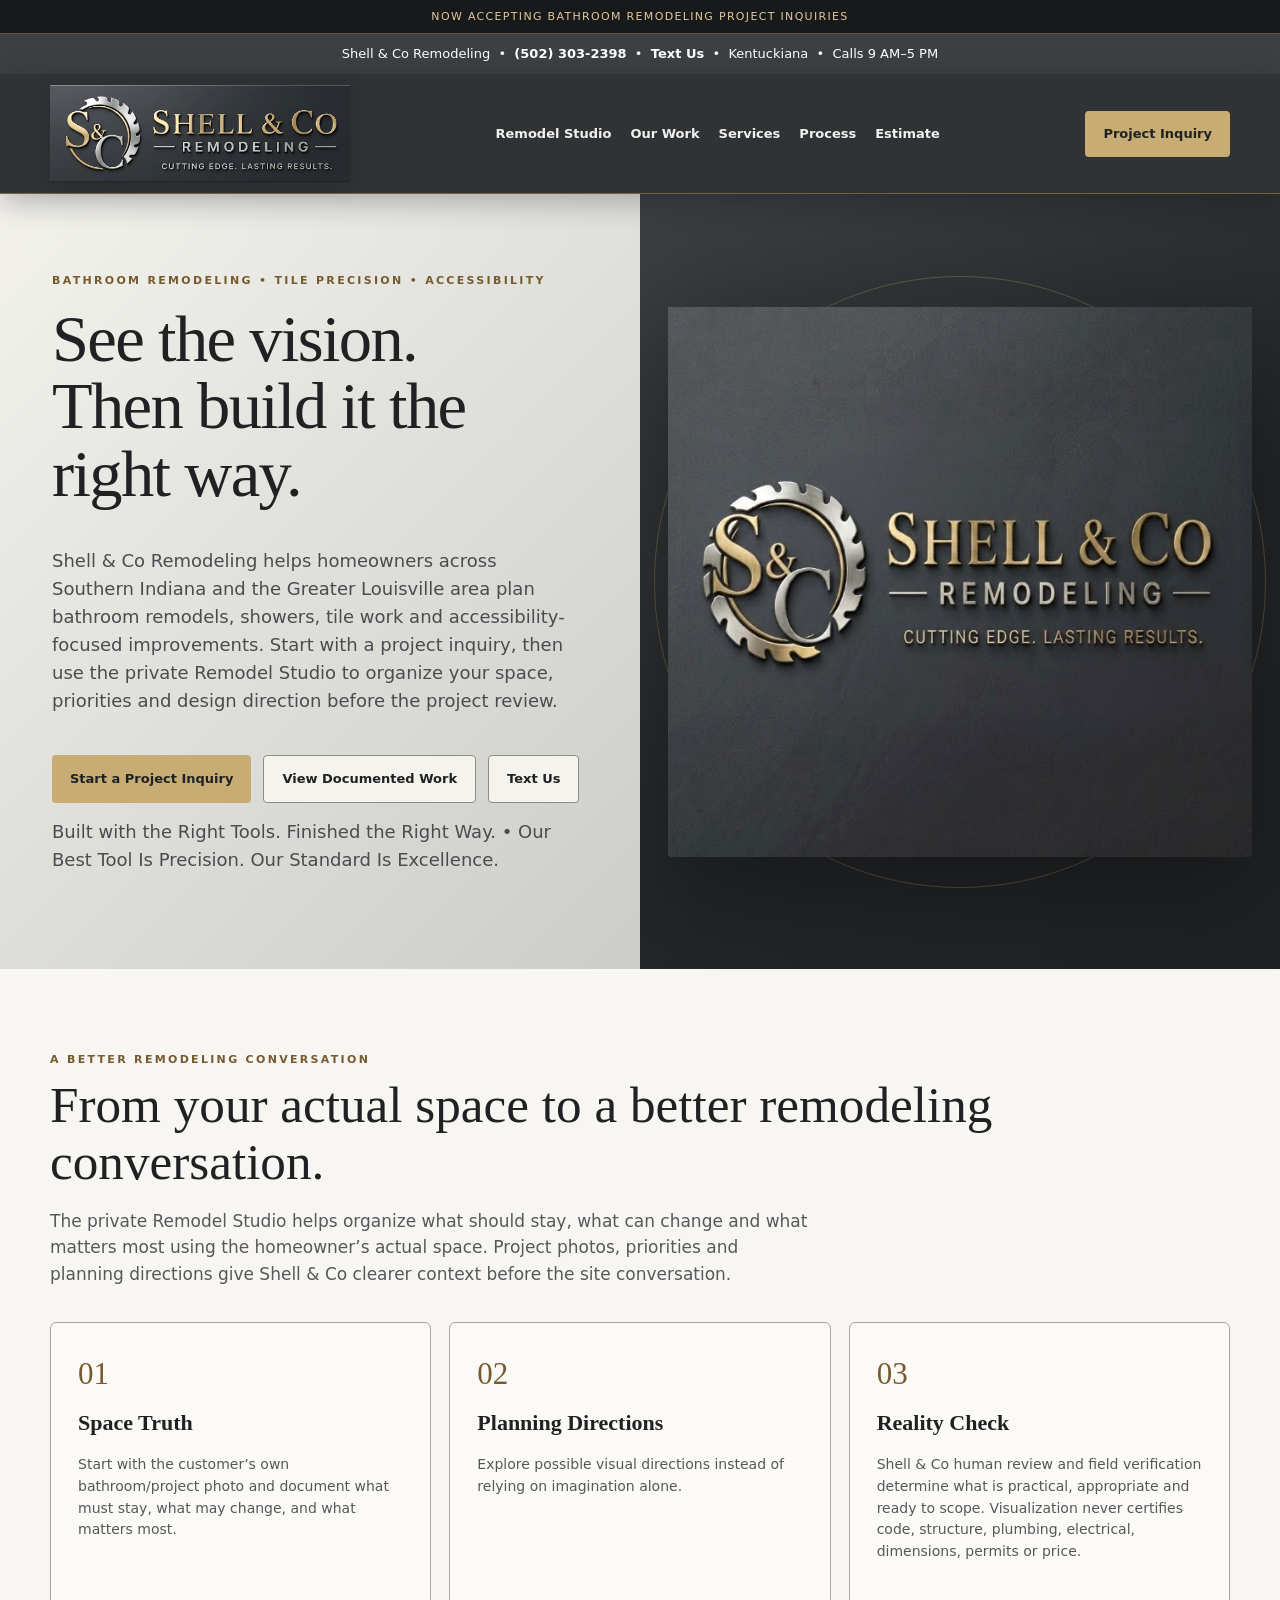
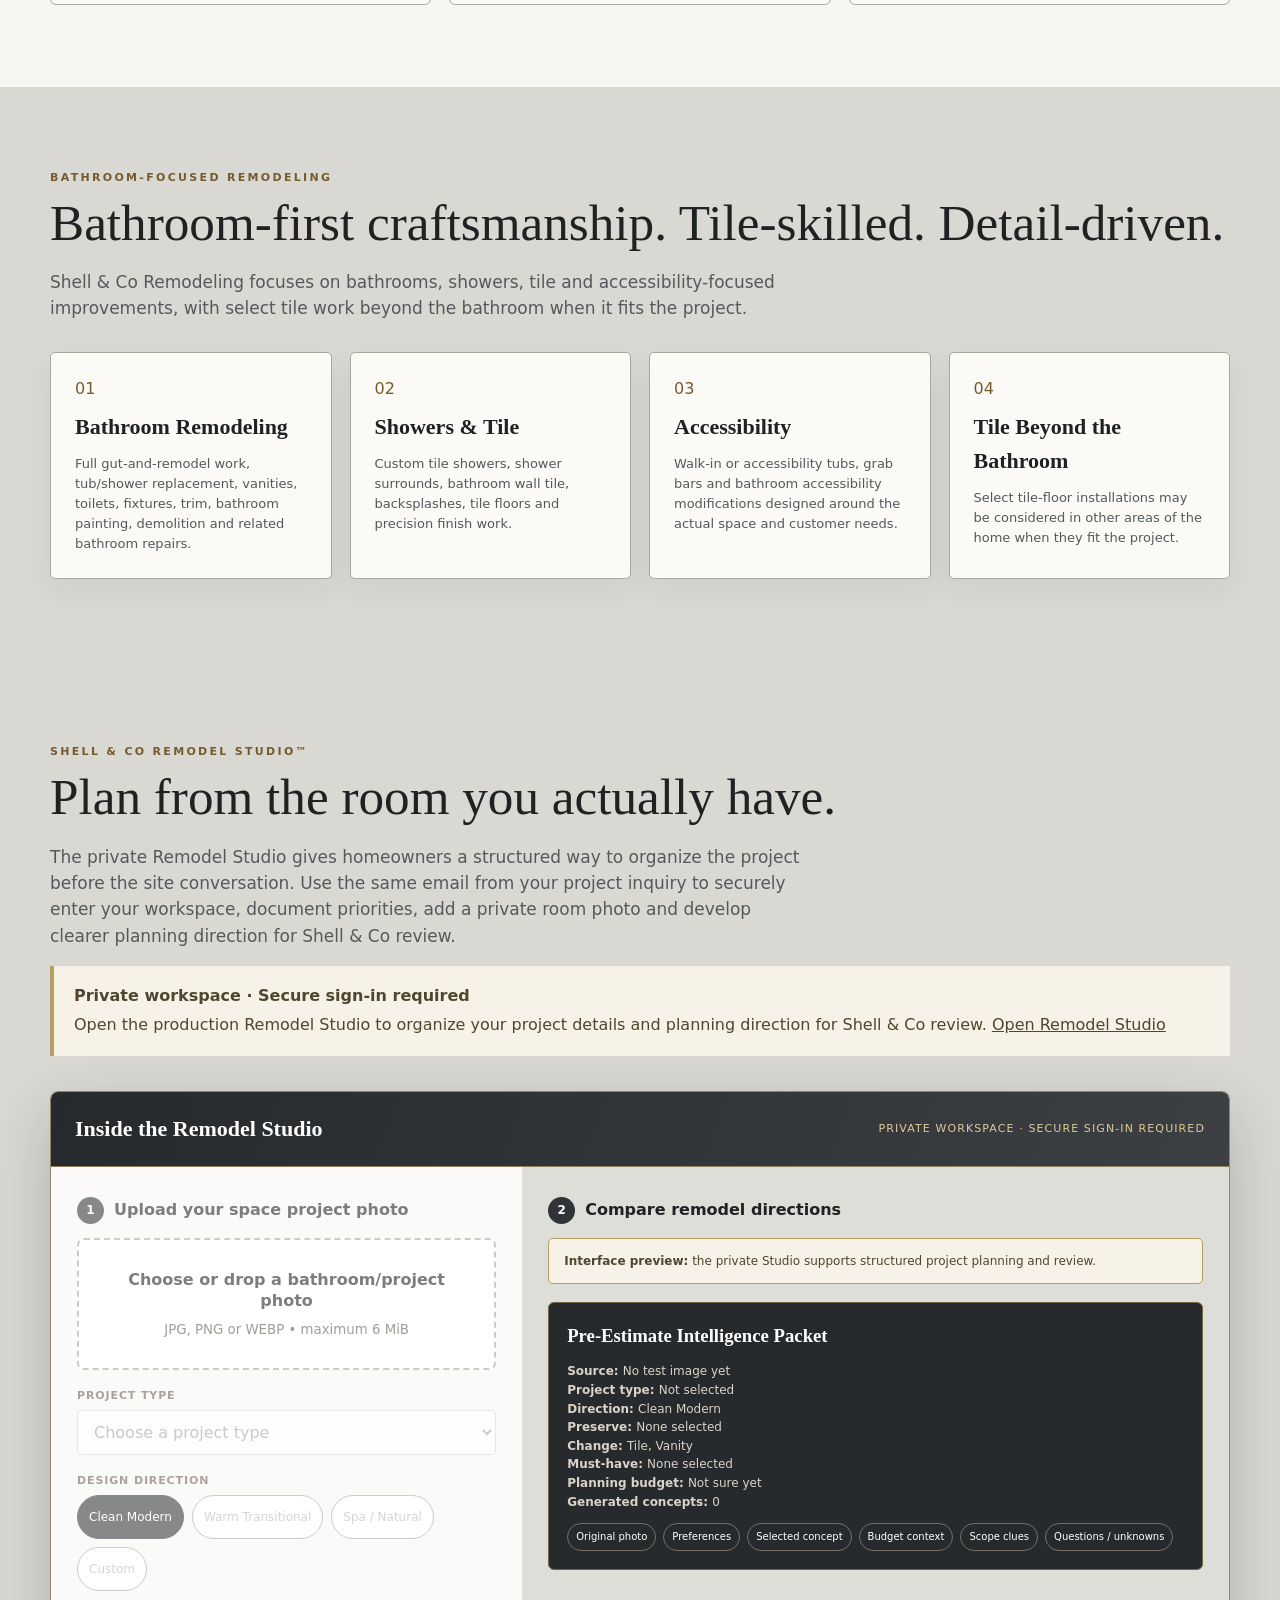
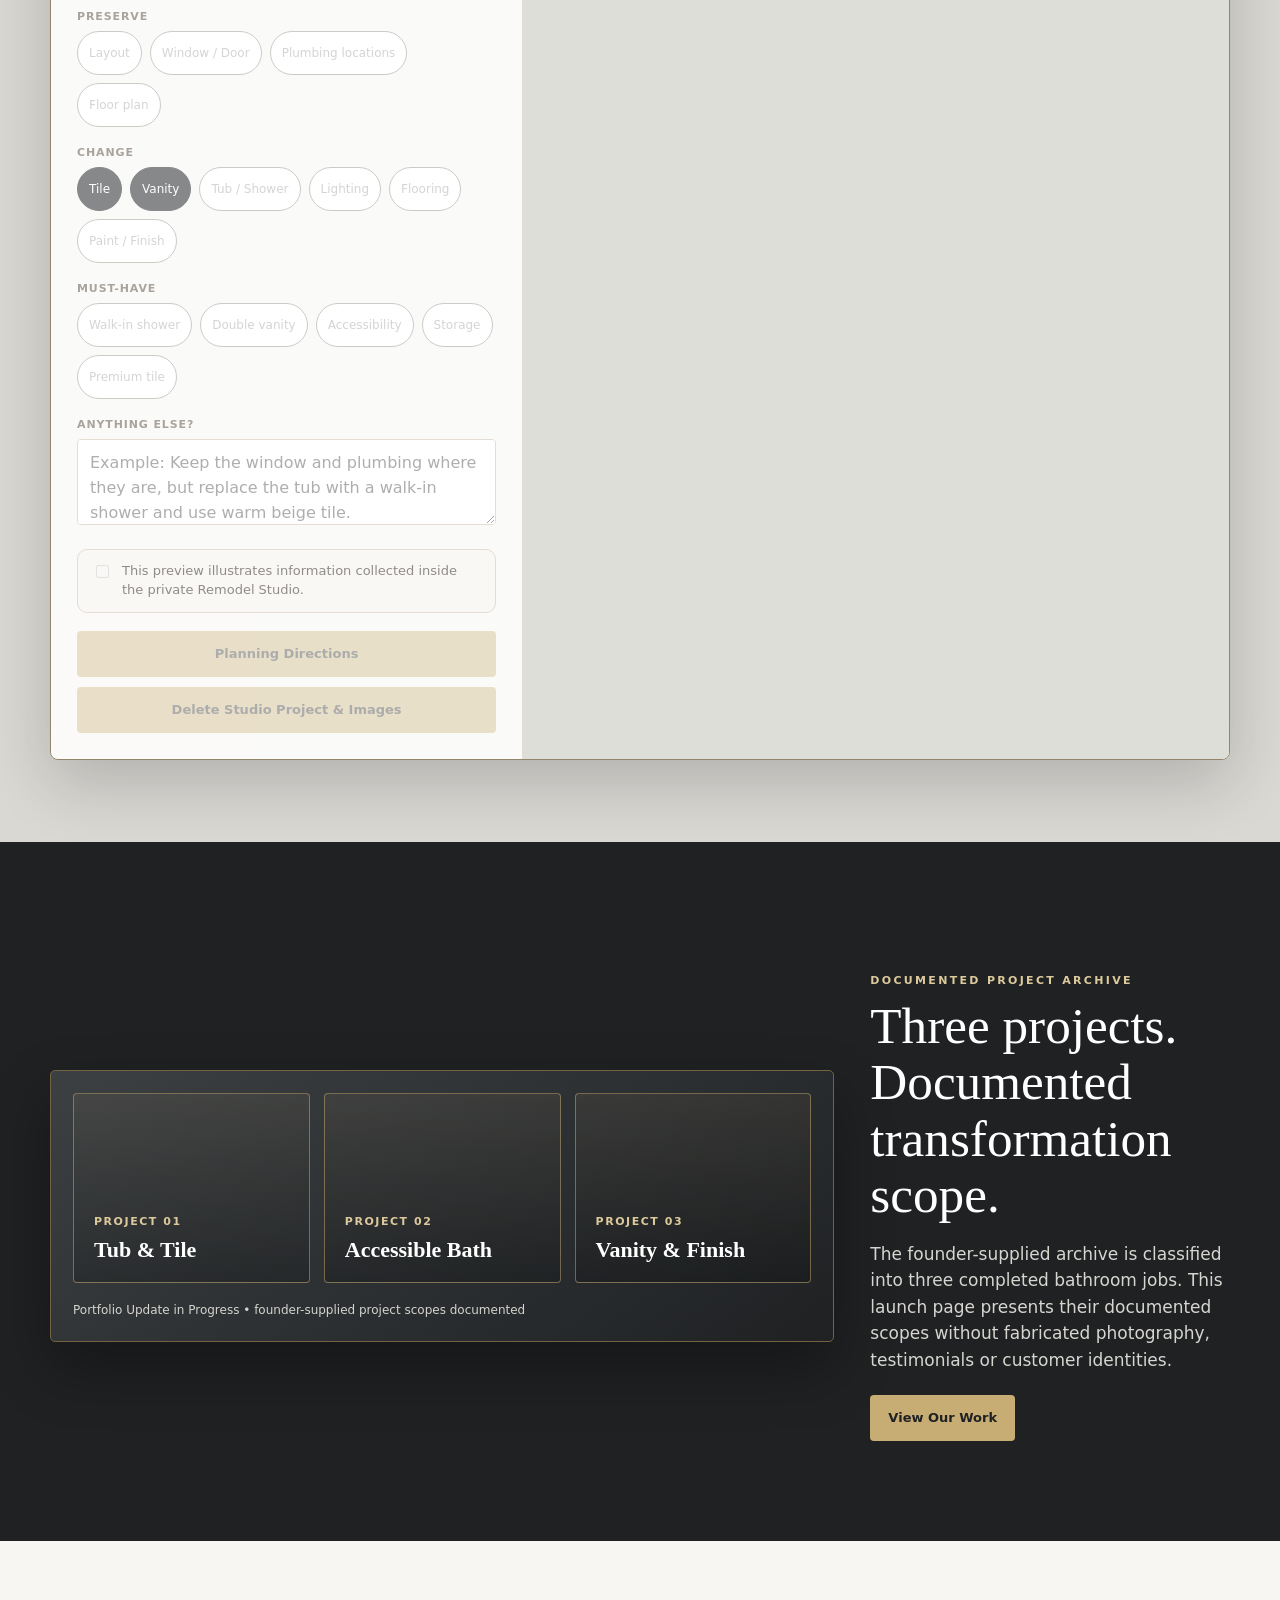
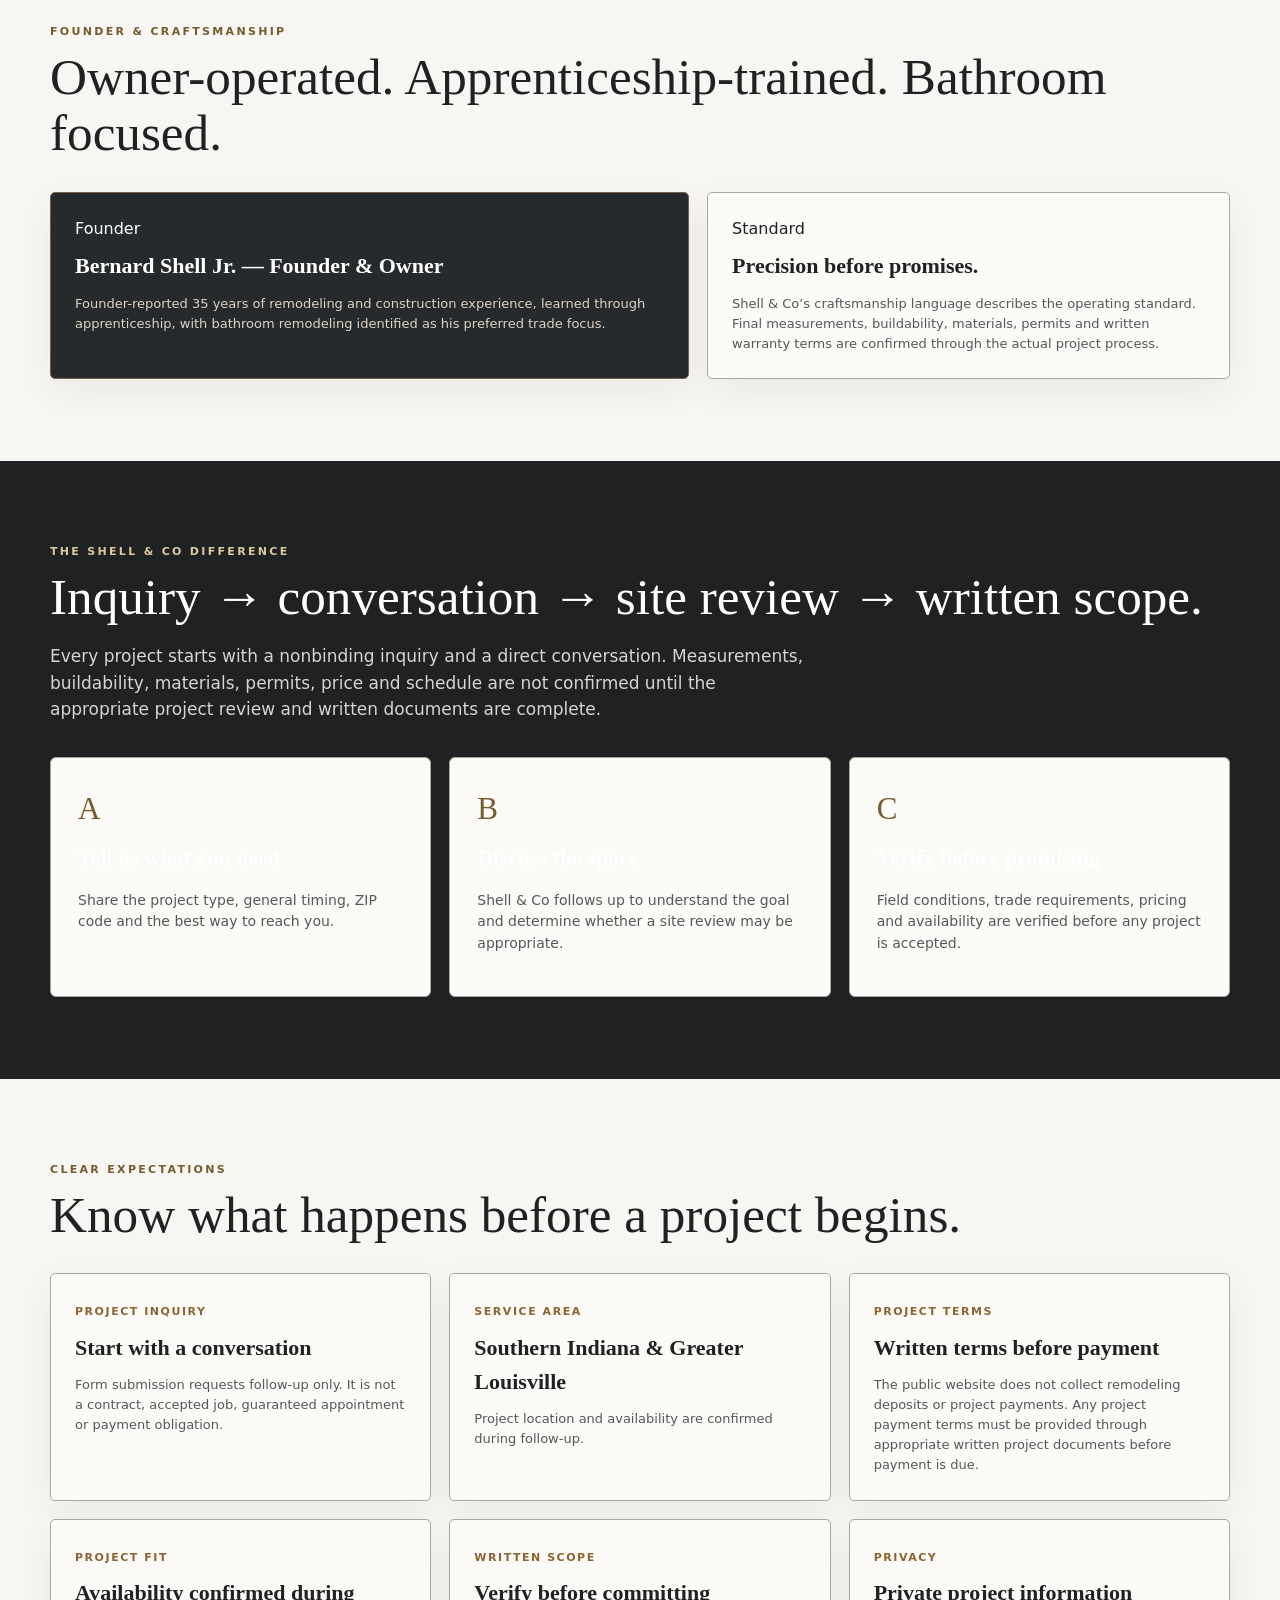
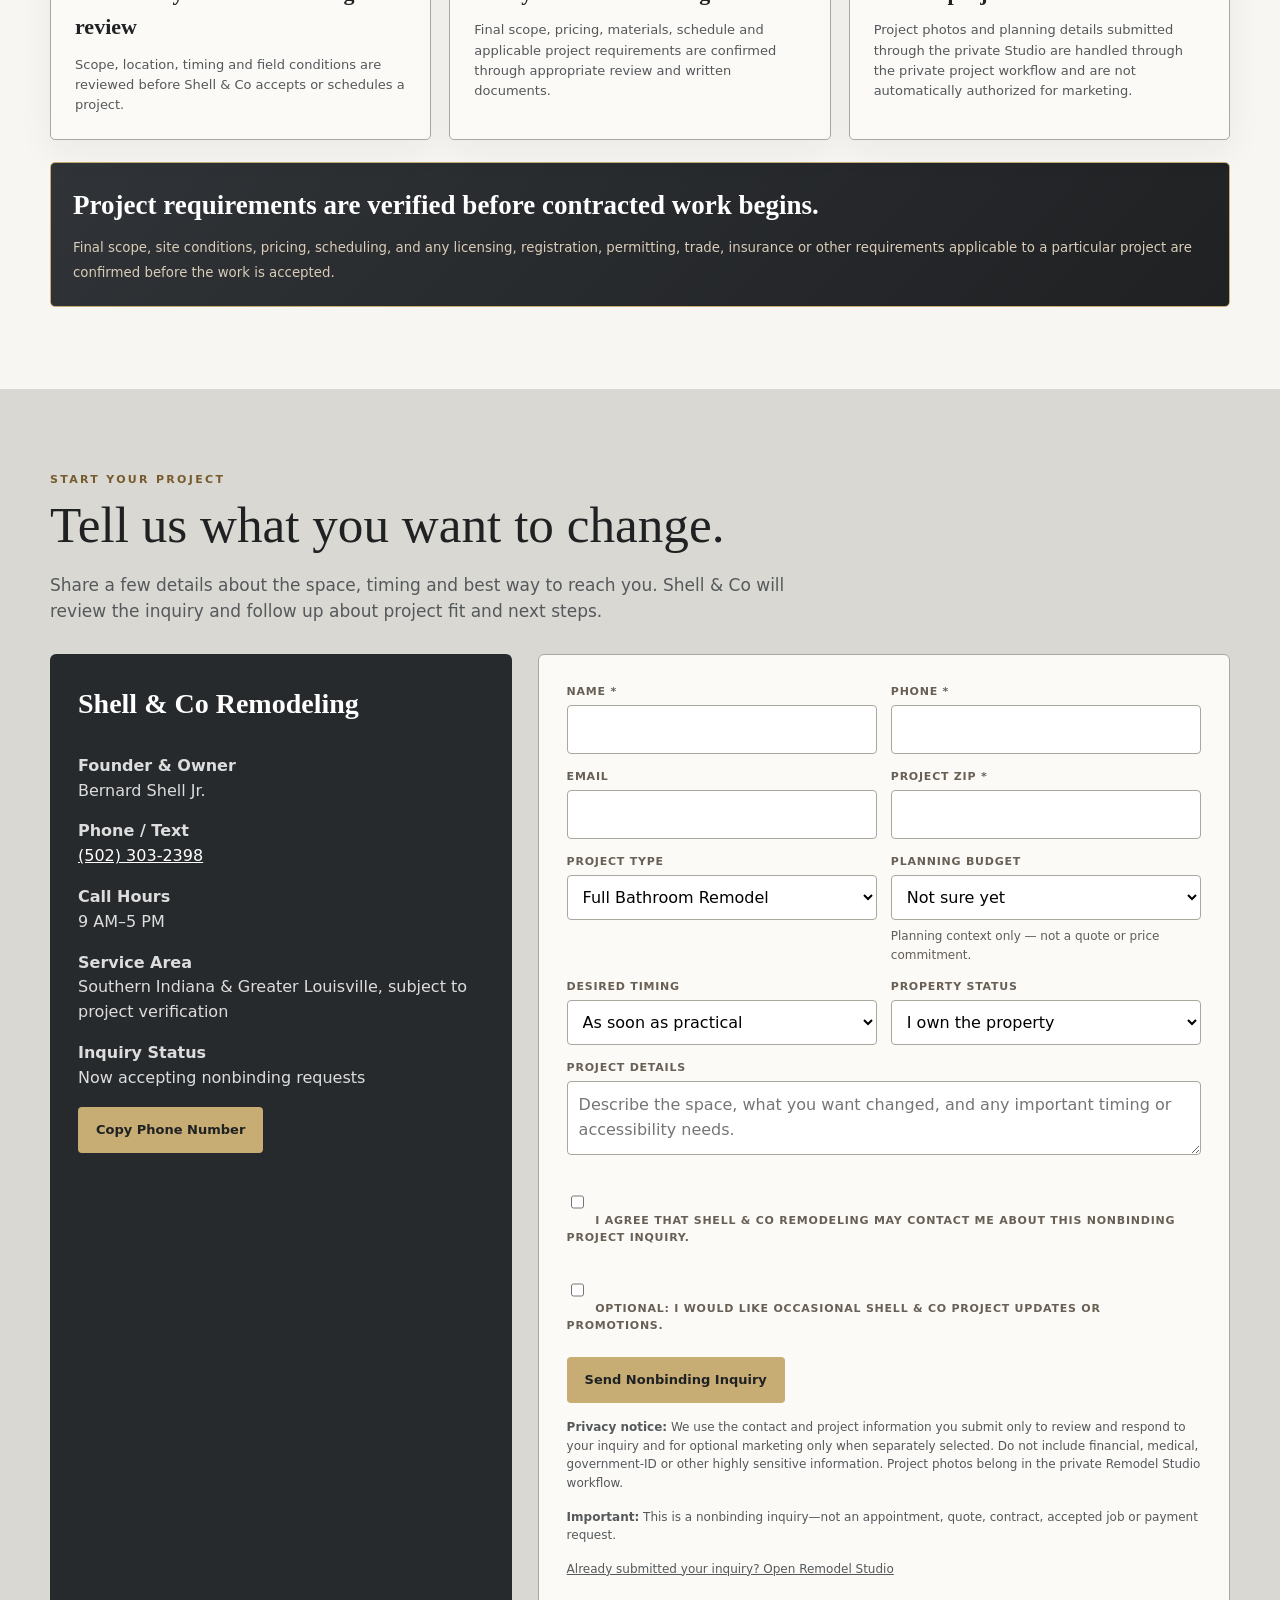
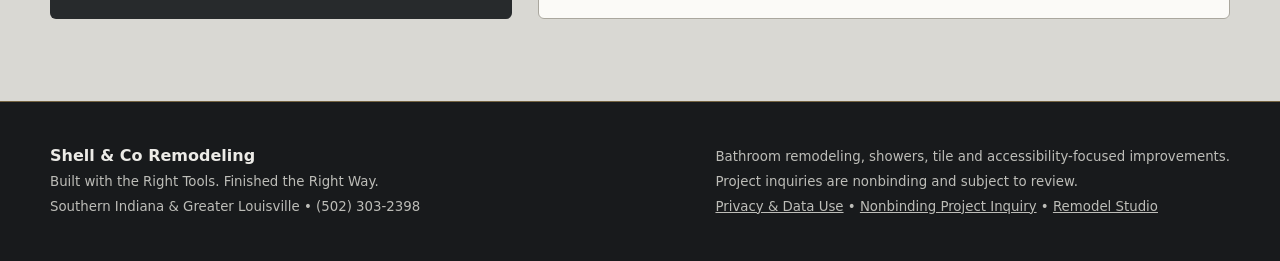
<file: index.html>
<!doctype html>
<html lang="en">
<head>
<meta charset="utf-8">
<meta name="viewport" content="width=device-width,initial-scale=1">
<title>Shell & Co Remodeling — Bathroom Remodeling, Tile & Remodel Studio</title>
<meta name="description" content="Bathroom remodeling, showers, tile and accessibility-focused improvements for homeowners across Southern Indiana and the Greater Louisville area. Submit a project inquiry or enter the private Shell & Co Remodel Studio.">
<meta name="robots" content="index,follow">
<link rel="canonical" href="https://shellremodeling.com/">
<meta property="og:type" content="website">
<meta property="og:title" content="Shell & Co Remodeling — Kentuckiana Bathroom Remodeling">
<meta property="og:description" content="Bathroom remodeling, showers, tile, accessibility improvements and related remodeling. Submit a secure, nonbinding project inquiry.">
<meta property="og:url" content="https://shellremodeling.com/">
<meta property="og:image" content="https://shellremodeling.com/assets/brand/shellco-hero-logo.jpg">
<meta name="twitter:card" content="summary_large_image">
<link rel="apple-touch-icon" sizes="180x180" href="assets/brand/apple-touch-icon.png">
<link rel="icon" type="image/png" sizes="32x32" href="assets/brand/favicon-32x32.png">
<link rel="icon" type="image/png" sizes="16x16" href="assets/brand/favicon-16x16.png">
<link rel="icon" href="assets/brand/favicon.ico">
<link rel="manifest" href="site.webmanifest">
<meta name="theme-color" content="#2d3033">
<link rel="stylesheet" href="assets/styles.css">
<link rel="stylesheet" href="assets/qa-fixes.css?v=20260819-1">
<style>
.service-grid,.policy-grid,.proof-preview-grid,.founder-grid{display:grid;grid-template-columns:repeat(4,1fr);gap:18px;margin-top:30px}
.service-card,.policy-card,.proof-card,.founder-card{background:#fff;border:1px solid #c9bda9;border-radius:5px;padding:24px;box-shadow:0 12px 34px rgba(38,33,28,.06)}
.service-card h3,.policy-card h3,.proof-card h3,.founder-card h3{font-family:Georgia,"Times New Roman",serif;font-size:22px;margin:8px 0 10px}
.service-card p,.policy-card p,.proof-card p,.founder-card p{font-size:13px;color:#5d5750;margin:0}
.proof-preview{background:#20201f;color:#fff}
.proof-preview-grid{grid-template-columns:1.35fr .65fr;align-items:center}
.project-archive-board{display:grid;grid-template-columns:repeat(3,1fr);gap:14px;padding:22px;border-radius:5px;border:1px solid #695a46;background:linear-gradient(145deg,#2f2e2b,#1b1b1a);box-shadow:0 26px 60px rgba(0,0,0,.32)}
.archive-project{min-height:190px;display:flex;flex-direction:column;justify-content:flex-end;padding:20px;border:1px solid rgba(198,167,120,.42);border-radius:4px;background:linear-gradient(180deg,rgba(198,167,120,.08),rgba(0,0,0,.18))}
.archive-project span{font-size:11px;font-weight:800;letter-spacing:.14em;text-transform:uppercase;color:#d5b986}
.archive-project strong{font-family:Georgia,"Times New Roman",serif;font-size:22px;line-height:1.12;margin-top:8px}
.archive-status{grid-column:1/-1;margin:0;padding-top:4px;color:#cfc5b8;font-size:12px;line-height:1.5}
.proof-copy{padding:18px 0 18px 18px}
.proof-copy .lead{color:#d9d0c5}
.founder-grid{grid-template-columns:1.1fr .9fr}
.founder-card.dark-card{background:#242321;color:#fff;border-color:#665944}
.founder-card.dark-card p{color:#ddd3c6}
.policy-grid{grid-template-columns:repeat(3,1fr)}
.policy-card .policy-kicker{font-size:11px;text-transform:uppercase;letter-spacing:.14em;color:#8b6432;font-weight:800}
.launch-standard{border:1px solid #c6a778;background:linear-gradient(135deg,#292825,#1d1d1c);color:#fff;padding:22px;border-radius:5px;margin-top:22px}
.launch-standard strong{display:block;font-family:Georgia,"Times New Roman",serif;font-size:27px;margin-bottom:8px}
.launch-standard small{color:#d9ccb8}
.form-help{font-size:12px;color:#625c55;margin-top:7px;line-height:1.55}
.mobile-contact-dock{display:none}
.launch-notice{margin:0 0 24px;padding:18px 20px;border-left:4px solid #9b7441;background:#fff8e9;color:#4f4437}
.launch-notice strong{display:block;margin-bottom:4px}
.studio-shell.public-preview .controls{opacity:.58;pointer-events:none}
.studio-shell.public-preview .dropzone{cursor:not-allowed}
.studio-shell.public-preview .button{cursor:not-allowed}
.honeypot{position:absolute!important;left:-10000px!important;width:1px!important;height:1px!important;overflow:hidden!important}
.button[disabled]{opacity:.65;cursor:not-allowed;transform:none}
.mobile-menu{display:none;position:relative;margin-left:auto}
.mobile-menu summary{list-style:none;cursor:pointer;border:1px solid #9b7441;border-radius:4px;padding:10px 13px;font-size:12px;font-weight:800;text-transform:uppercase;letter-spacing:.07em}
.mobile-menu summary::-webkit-details-marker{display:none}
.mobile-menu nav{position:absolute;right:0;top:calc(100% + 10px);z-index:100;width:220px;display:grid;background:#fff;border:1px solid #b9aa94;border-radius:5px;box-shadow:0 16px 36px rgba(30,28,25,.18);padding:8px}
.mobile-menu nav a{text-decoration:none;padding:11px 12px;border-bottom:1px solid #e3dbd0;font-size:13px;font-weight:700}
.mobile-menu nav a:last-child{border-bottom:0;background:#292826;color:#fff}
@media(max-width:980px){.service-grid{grid-template-columns:repeat(2,1fr)}.policy-grid{grid-template-columns:1fr}.proof-preview-grid,.founder-grid{grid-template-columns:1fr}.proof-copy{padding-left:0}}
@media(max-width:920px){.mobile-menu{display:block}}
@media(max-width:560px){.service-grid,.project-archive-board{grid-template-columns:1fr}.archive-project{min-height:130px}.mobile-contact-dock{position:fixed;z-index:1000;display:grid;grid-template-columns:repeat(3,1fr);left:0;right:0;bottom:0;background:#181817;border-top:1px solid #c6a778;padding:7px}.mobile-contact-dock a{color:#fff;text-decoration:none;text-align:center;font-size:11px;font-weight:800;text-transform:uppercase;letter-spacing:.08em;padding:11px 5px;border-right:1px solid #4d4943}.mobile-contact-dock a:last-child{border-right:0;background:#c6a778;color:#181817}.footer{padding-bottom:78px}}
</style>
<link rel="stylesheet" href="assets/brand-theme.css?v=20260819-1">
<script type="application/ld+json">{"@context":"https://schema.org","@type":"HomeAndConstructionBusiness","name":"Shell & Co Remodeling","url":"https://shellremodeling.com/","telephone":"+1-502-303-2398","areaServed":"Southern Indiana and the Greater Louisville area","description":"Bathroom remodeling, showers, tile and accessibility-focused improvements for homeowners across Southern Indiana and the Greater Louisville area. Submit a project inquiry or enter the private Shell & Co Remodel Studio."}</script>
</head>
<body>
<div class="prototype-bar">Now Accepting Bathroom Remodeling Project Inquiries</div>
<div class="contact-bar">Shell &amp; Co Remodeling &nbsp;•&nbsp; <a href="tel:+15023032398">(502) 303-2398</a> &nbsp;•&nbsp; <a href="sms:+15023032398">Text Us</a> &nbsp;•&nbsp; Kentuckiana &nbsp;•&nbsp; Calls 9 AM–5 PM</div>
<header class="site-header"><div class="wrap nav">
<a class="brand" href="#top"><img class="brand-logo brand-logo-horizontal" src="assets/brand/shellco-nav-header.png" alt="Shell & Co Remodeling — Cutting Edge. Lasting Results."></a>
<nav class="nav-links" aria-label="Primary"><a href="#studio">Remodel Studio</a><a href="our-work.html">Our Work</a><a href="#services">Services</a><a href="#process">Process</a><a href="#estimate">Estimate</a></nav>
<details class="mobile-menu"><summary>Menu</summary><nav aria-label="Mobile primary"><a href="#services">Services</a><a href="our-work.html">Our Work</a><a href="#process">Process</a><a href="studio.html">Remodel Studio</a><a href="#estimate">Project Inquiry</a></nav></details>
<a class="button" href="#estimate">Project Inquiry</a>
</div></header>
<main id="top">
<section class="hero"><div class="hero-copy">
<div class="eyebrow">Bathroom Remodeling • Tile Precision • Accessibility</div>
<h1>See the vision.<br>Then build it the right way.</h1>
<p>Shell &amp; Co Remodeling helps homeowners across Southern Indiana and the Greater Louisville area plan bathroom remodels, showers, tile work and accessibility-focused improvements. Start with a project inquiry, then use the private Remodel Studio to organize your space, priorities and design direction before the project review.</p>
<div class="hero-actions"><a class="button" href="#estimate">Start a Project Inquiry</a><a class="button light" href="our-work.html">View Documented Work</a><a class="button light" href="sms:+15023032398">Text Us</a></div>
<p class="research-note">Built with the Right Tools. Finished the Right Way. • Our Best Tool Is Precision. Our Standard Is Excellence.</p>
</div><div class="hero-visual" aria-hidden="true"><img class="hero-brand-mark" src="assets/brand/shellco-hero-logo.jpg" alt=""></div></section>

<section class="section white" id="difference"><div class="wrap">
<div class="eyebrow">A Better Remodeling Conversation</div><h2>From your actual space to a better remodeling conversation.</h2>
<p class="lead">The private Remodel Studio helps organize what should stay, what can change and what matters most using the homeowner’s actual space. Project photos, priorities and planning directions give Shell &amp; Co clearer context before the site conversation.</p>
<div class="feature-grid">
<article class="feature"><span class="num">01</span><h3>Space Truth</h3><p>Start with the customer’s own bathroom/project photo and document what must stay, what may change, and what matters most.</p></article>
<article class="feature"><span class="num">02</span><h3>Planning Directions</h3><p>Explore possible visual directions instead of relying on imagination alone.</p></article>
<article class="feature"><span class="num">03</span><h3>Reality Check</h3><p>Shell &amp; Co human review and field verification determine what is practical, appropriate and ready to scope. Visualization never certifies code, structure, plumbing, electrical, dimensions, permits or price.</p></article>
</div>
</div></section>

<section class="section sand" id="services"><div class="wrap">
<div class="eyebrow">Bathroom-Focused Remodeling</div><h2>Bathroom-first craftsmanship. Tile-skilled. Detail-driven.</h2>
<p class="lead">Shell &amp; Co Remodeling focuses on bathrooms, showers, tile and accessibility-focused improvements, with select tile work beyond the bathroom when it fits the project.</p>
<div class="service-grid">
<article class="service-card"><span class="num">01</span><h3>Bathroom Remodeling</h3><p>Full gut-and-remodel work, tub/shower replacement, vanities, toilets, fixtures, trim, bathroom painting, demolition and related bathroom repairs.</p></article>
<article class="service-card"><span class="num">02</span><h3>Showers &amp; Tile</h3><p>Custom tile showers, shower surrounds, bathroom wall tile, backsplashes, tile floors and precision finish work.</p></article>
<article class="service-card"><span class="num">03</span><h3>Accessibility</h3><p>Walk-in or accessibility tubs, grab bars and bathroom accessibility modifications designed around the actual space and customer needs.</p></article>
<article class="service-card"><span class="num">04</span><h3>Tile Beyond the Bathroom</h3><p>Select tile-floor installations may be considered in other areas of the home when they fit the project.</p></article>
</div>
</div></section>

<section class="section sand" id="studio"><div class="wrap">
<div class="eyebrow">Shell &amp; Co Remodel Studio™</div><h2>Plan from the room you actually have.</h2>
<p class="lead">The private Remodel Studio gives homeowners a structured way to organize the project before the site conversation. Use the same email from your project inquiry to securely enter your workspace, document priorities, add a private room photo and develop clearer planning direction for Shell &amp; Co review.</p>
<div class="launch-notice" id="studioLaunchNotice"><strong>Private workspace · Secure sign-in required</strong>Open the production Remodel Studio to organize your project details and planning direction for Shell &amp; Co review. <a href="studio.html">Open Remodel Studio</a></div>
<div class="studio-shell public-preview" aria-label="Remodel Studio interface preview">
<div class="studio-head"><strong>Inside the Remodel Studio</strong><span>Private workspace · Secure sign-in required</span></div>
<div class="studio-grid">
<fieldset class="controls" disabled aria-label="Remodel Studio interface preview controls">
<div class="studio-upload-step">
<div class="step-label"><i>1</i><span>Upload your space project photo</span></div>
<label class="dropzone" id="dropzone" for="spacePhoto">
<strong>Choose or drop a bathroom/project photo</strong>
<small id="photoLabel">JPG, PNG or WEBP • maximum 6 MiB</small>
<input id="spacePhoto" type="file" accept="image/jpeg,image/png,image/webp">
<img class="preview-image" id="photoPreview" alt="Customer uploaded room preview">
</label>
</div>
<div class="field"><label for="roomType">Project type</label><select id="roomType"><option value="">Choose a project type</option><option>Full Bathroom Remodel</option><option>Shower / Tub Area</option><option>Accessible Bathroom</option><option>Bathroom Tile / Finish Work</option><option>Tile Flooring Outside Bathroom</option></select></div>
<div class="field"><label>Design direction</label><div class="chips"><button type="button" class="chip active" data-style="Clean Modern">Clean Modern</button><button type="button" class="chip" data-style="Warm Transitional">Warm Transitional</button><button type="button" class="chip" data-style="Spa / Natural">Spa / Natural</button><button type="button" class="chip" data-style="Custom">Custom</button></div></div>
<div class="field"><label>Preserve</label><div class="chips"><button type="button" class="chip" data-group="preserve" data-value="Layout">Layout</button><button type="button" class="chip" data-group="preserve" data-value="Window / Door">Window / Door</button><button type="button" class="chip" data-group="preserve" data-value="Plumbing locations">Plumbing locations</button><button type="button" class="chip" data-group="preserve" data-value="Floor plan">Floor plan</button></div></div>
<div class="field"><label>Change</label><div class="chips"><button type="button" class="chip active" data-group="change" data-value="Tile">Tile</button><button type="button" class="chip active" data-group="change" data-value="Vanity">Vanity</button><button type="button" class="chip" data-group="change" data-value="Tub / Shower">Tub / Shower</button><button type="button" class="chip" data-group="change" data-value="Lighting">Lighting</button><button type="button" class="chip" data-group="change" data-value="Flooring">Flooring</button><button type="button" class="chip" data-group="change" data-value="Paint / Finish">Paint / Finish</button></div></div>
<div class="field"><label>Must-have</label><div class="chips"><button type="button" class="chip" data-group="must" data-value="Walk-in shower">Walk-in shower</button><button type="button" class="chip" data-group="must" data-value="Double vanity">Double vanity</button><button type="button" class="chip" data-group="must" data-value="Accessibility">Accessibility</button><button type="button" class="chip" data-group="must" data-value="Storage">Storage</button><button type="button" class="chip" data-group="must" data-value="Premium tile">Premium tile</button></div></div>
<div class="field"><label for="vision">Anything else?</label><textarea id="vision" placeholder="Example: Keep the window and plumbing where they are, but replace the tub with a walk-in shower and use warm beige tile."></textarea></div>
<label class="studio-consent"><input id="syntheticConsent" type="checkbox"> <span>This preview illustrates information collected inside the private Remodel Studio.</span></label>
<button class="button beige" id="checkoutBtn" type="button" style="display:none;width:100%;margin-top:18px" hidden>Continue in the private Studio</button>
<button class="button" id="generateBtn" type="button" style="width:100%;margin-top:18px" disabled>Planning Directions</button>
<button class="button beige" id="deleteStudioBtn" type="button" style="width:100%;margin-top:10px" hidden>Delete Studio Project &amp; Images</button>
</fieldset>
<div class="output">
<div class="step-label"><i>2</i> Compare remodel directions</div>
<div class="notice" id="generationStatus" role="status" aria-live="polite"><strong>Interface preview:</strong> the private Studio supports structured project planning and review.</div>
<div id="concepts" hidden>
<div class="concept-grid">
<article class="concept" data-name="Concept A — Clean Modern"><button class="concept-select" type="button">Select</button><div class="concept-art"><span>Concept A — waiting</span></div><div class="concept-copy"><strong>Clean Modern</strong><p>High-contrast fixtures, clean geometry, simplified surfaces.</p></div></article>
<article class="concept" data-name="Concept B — Warm Transitional"><button class="concept-select" type="button">Select</button><div class="concept-art" style="background:linear-gradient(145deg,#b8a58d,#f6f0e6 48%,#77716b)"><span>Concept B — waiting</span></div><div class="concept-copy"><strong>Warm Transitional</strong><p>Balanced traditional and modern details with warmer finishes.</p></div></article>
<article class="concept" data-name="Concept C — Spa Natural"><button class="concept-select" type="button">Select</button><div class="concept-art" style="background:linear-gradient(145deg,#96a092,#e9e3d7 48%,#a88f70)"><span>Concept C — waiting</span></div><div class="concept-copy"><strong>Spa / Natural</strong><p>Soft neutrals, organic textures and a calmer visual direction.</p></div></article>
<article class="concept" data-name="Concept D — Custom Direction"><button class="concept-select" type="button">Select</button><div class="concept-art" style="background:linear-gradient(145deg,#9a9892,#e2d2bd 48%,#4b4946)"><span>Concept D — waiting</span></div><div class="concept-copy"><strong>Custom Direction</strong><p>Compiled from the homeowner’s written goals and must-have selections.</p></div></article>
</div></div>
<div class="packet"><h3>Pre-Estimate Intelligence Packet</h3><p id="packetText"></p><div class="packet-tags"><span>Original photo</span><span>Preferences</span><span>Selected concept</span><span>Budget context</span><span>Scope clues</span><span>Questions / unknowns</span></div></div>
<div id="reviewPanel" hidden><div class="step-label" style="margin-top:20px"><i>3</i> Contractor buildability review</div><p style="font-size:13px;color:#625c55">The selected concept is routed for human technical review. It remains conceptual and never becomes a construction promise, quote, permit approval or final design.</p><div class="review-status"><span class="status green">GREEN — appears feasible pending field verification</span><span class="status yellow">YELLOW — needs measurement / trade / code review</span><span class="status red">RED — likely impractical as shown</span></div></div>
</div></div></div>
</div></section>

<section class="section proof-preview"><div class="wrap"><div class="proof-preview-grid"><div class="project-archive-board" aria-label="Three documented bathroom remodeling projects"><article class="archive-project"><span>Project 01</span><strong>Tub &amp; Tile</strong></article><article class="archive-project"><span>Project 02</span><strong>Accessible Bath</strong></article><article class="archive-project"><span>Project 03</span><strong>Vanity &amp; Finish</strong></article><p class="archive-status">Portfolio Update in Progress • founder-supplied project scopes documented</p></div><div class="proof-copy"><div class="eyebrow">Documented Project Archive</div><h2>Three projects. Documented transformation scope.</h2><p class="lead">The founder-supplied archive is classified into three completed bathroom jobs. This launch page presents their documented scopes without fabricated photography, testimonials or customer identities.</p><div class="hero-actions"><a class="button beige" href="our-work.html">View Our Work</a></div></div></div></div></section>

<section class="section white"><div class="wrap"><div class="eyebrow">Founder & Craftsmanship</div><h2>Owner-operated. Apprenticeship-trained. Bathroom focused.</h2><div class="founder-grid"><article class="founder-card dark-card"><span class="num">Founder</span><h3>Bernard Shell Jr. — Founder &amp; Owner</h3><p>Founder-reported 35 years of remodeling and construction experience, learned through apprenticeship, with bathroom remodeling identified as his preferred trade focus.</p></article><article class="founder-card"><span class="num">Standard</span><h3>Precision before promises.</h3><p>Shell &amp; Co’s craftsmanship language describes the operating standard. Final measurements, buildability, materials, permits and written warranty terms are confirmed through the actual project process.</p></article></div></div></section>

<section class="section dark" id="process"><div class="wrap"><div class="eyebrow">The Shell & Co Difference</div><h2>Inquiry → conversation → site review → written scope.</h2><p class="lead">Every project starts with a nonbinding inquiry and a direct conversation. Measurements, buildability, materials, permits, price and schedule are not confirmed until the appropriate project review and written documents are complete.</p><div class="feature-grid"><article class="feature"><span class="num">A</span><h3>Tell us what you need</h3><p>Share the project type, general timing, ZIP code and the best way to reach you.</p></article><article class="feature"><span class="num">B</span><h3>Discuss the space</h3><p>Shell &amp; Co follows up to understand the goal and determine whether a site review may be appropriate.</p></article><article class="feature"><span class="num">C</span><h3>Verify before promising</h3><p>Field conditions, trade requirements, pricing and availability are verified before any project is accepted.</p></article></div></div></section>

<section class="section white"><div class="wrap"><div class="eyebrow">Clear Expectations</div><h2>Know what happens before a project begins.</h2><div class="policy-grid">
<article class="policy-card"><span class="policy-kicker">Project Inquiry</span><h3>Start with a conversation</h3><p>Form submission requests follow-up only. It is not a contract, accepted job, guaranteed appointment or payment obligation.</p></article>
<article class="policy-card"><span class="policy-kicker">Service Area</span><h3>Southern Indiana &amp; Greater Louisville</h3><p>Project location and availability are confirmed during follow-up.</p></article>
<article class="policy-card"><span class="policy-kicker">Project Terms</span><h3>Written terms before payment</h3><p>The public website does not collect remodeling deposits or project payments. Any project payment terms must be provided through appropriate written project documents before payment is due.</p></article>
<article class="policy-card"><span class="policy-kicker">Project Fit</span><h3>Availability confirmed during review</h3><p>Scope, location, timing and field conditions are reviewed before Shell &amp; Co accepts or schedules a project.</p></article>
<article class="policy-card"><span class="policy-kicker">Written Scope</span><h3>Verify before committing</h3><p>Final scope, pricing, materials, schedule and applicable project requirements are confirmed through appropriate review and written documents.</p></article>
<article class="policy-card"><span class="policy-kicker">Privacy</span><h3>Private project information</h3><p>Project photos and planning details submitted through the private Studio are handled through the private project workflow and are not automatically authorized for marketing.</p></article>
</div>
<div class="launch-standard"><strong>Project requirements are verified before contracted work begins.</strong><small>Final scope, site conditions, pricing, scheduling, and any licensing, registration, permitting, trade, insurance or other requirements applicable to a particular project are confirmed before the work is accepted.</small></div>
</div></section>

<section class="section sand" id="estimate"><div class="wrap"><div class="eyebrow">Start Your Project</div><h2>Tell us what you want to change.</h2><p class="lead">Share a few details about the space, timing and best way to reach you. Shell &amp; Co will review the inquiry and follow up about project fit and next steps.</p><div class="estimate"><aside class="contact-card"><h3>Shell &amp; Co Remodeling</h3><p><strong>Founder &amp; Owner</strong><br>Bernard Shell Jr.</p><p><strong>Phone / Text</strong><br><a href="tel:+15023032398">(502) 303-2398</a></p><p><strong>Call Hours</strong><br>9 AM–5 PM</p><p><strong>Service Area</strong><br>Southern Indiana &amp; Greater Louisville, subject to project verification</p><p><strong>Inquiry Status</strong><br>Now accepting nonbinding requests</p><p><button class="button beige" id="copyPhone" type="button">Copy Phone Number</button></p></aside>
<form class="form-card" id="estimateForm"><div class="form-grid">
<div><label for="name">Name *</label><input id="name" name="name" required autocomplete="name"></div>
<div><label for="phone">Phone *</label><input id="phone" name="phone" required type="tel" autocomplete="tel"></div>
<div><label for="email">Email</label><input id="email" name="email" type="email" autocomplete="email"></div>
<div><label for="zip">Project ZIP *</label><input id="zip" name="zip" required inputmode="numeric"></div>
<div><label for="projectType">Project type</label><select id="projectType" name="projectType"><option>Full Bathroom Remodel</option><option>Shower / Tub</option><option>Accessibility Upgrade</option><option>Bathroom Tile / Finish Work</option><option>Tile Flooring Outside Bathroom</option><option>Repair / Smaller Bathroom Project</option></select></div>
<div><label for="budget">Planning budget</label><select id="budget" name="budget"><option>Not sure yet</option><option>Under $5,000</option><option>$5,000–$10,000</option><option>$10,000–$20,000</option><option>$20,000–$35,000</option><option>$35,000+</option></select><div class="form-help">Planning context only — not a quote or price commitment.</div></div>
<div><label for="timing">Desired timing</label><select id="timing" name="timing"><option>As soon as practical</option><option>Within 30 days</option><option>1–3 months</option><option>3+ months</option><option>Just planning</option></select></div>
<div><label for="propertyStatus">Property status</label><select id="propertyStatus" name="propertyStatus"><option>I own the property</option><option>I rent and have/will obtain owner authorization</option><option>Other / need to discuss</option></select></div>
<div class="full"><label for="projectMessage">Project details</label><textarea id="projectMessage" name="message" maxlength="2000" placeholder="Describe the space, what you want changed, and any important timing or accessibility needs."></textarea></div>
<div class="honeypot" aria-hidden="true"><label for="website">Leave this field empty</label><input id="website" name="website" tabindex="-1" autocomplete="off"></div>
<input type="hidden" id="formStartedAt" name="startedAt" value="">
<div class="full"><label><input type="checkbox" name="contactConsent" required style="width:auto;margin-right:7px"> I agree that Shell &amp; Co Remodeling may contact me about this nonbinding project inquiry.</label></div>
<div class="full"><label><input type="checkbox" name="marketingConsent" style="width:auto;margin-right:7px"> Optional: I would like occasional Shell &amp; Co project updates or promotions.</label></div>
</div><button class="button" id="estimateSubmit" type="submit" style="margin-top:18px">Send Nonbinding Inquiry</button><p class="research-note"><strong>Privacy notice:</strong> We use the contact and project information you submit only to review and respond to your inquiry and for optional marketing only when separately selected. Do not include financial, medical, government-ID or other highly sensitive information. Project photos belong in the private Remodel Studio workflow.</p><p class="research-note"><strong>Important:</strong> This is a nonbinding inquiry—not an appointment, quote, contract, accepted job or payment request.</p><div class="form-result" id="formResult" role="status" aria-live="polite"></div><p class="research-note"><a href="studio.html">Already submitted your inquiry? Open Remodel Studio</a></p></form></div></div></section>
</main>
<footer class="footer"><div class="wrap footer-grid"><div><strong>Shell &amp; Co Remodeling</strong><br><small>Built with the Right Tools. Finished the Right Way.<br>Southern Indiana &amp; Greater Louisville • (502) 303-2398</small></div><div><small>Bathroom remodeling, showers, tile and accessibility-focused improvements.<br>Project inquiries are nonbinding and subject to review.<br><a href="privacy.html">Privacy &amp; Data Use</a> • <a href="#estimate">Nonbinding Project Inquiry</a> • <a href="studio.html">Remodel Studio</a></small></div></div></footer>
<div class="mobile-contact-dock" aria-label="Quick contact"><a href="tel:+15023032398">Call</a><a href="sms:+15023032398">Text</a><a href="#estimate">Estimate</a></div>
<script src="assets/app.js?v=20260823-2"></script>
</body></html>
</file>
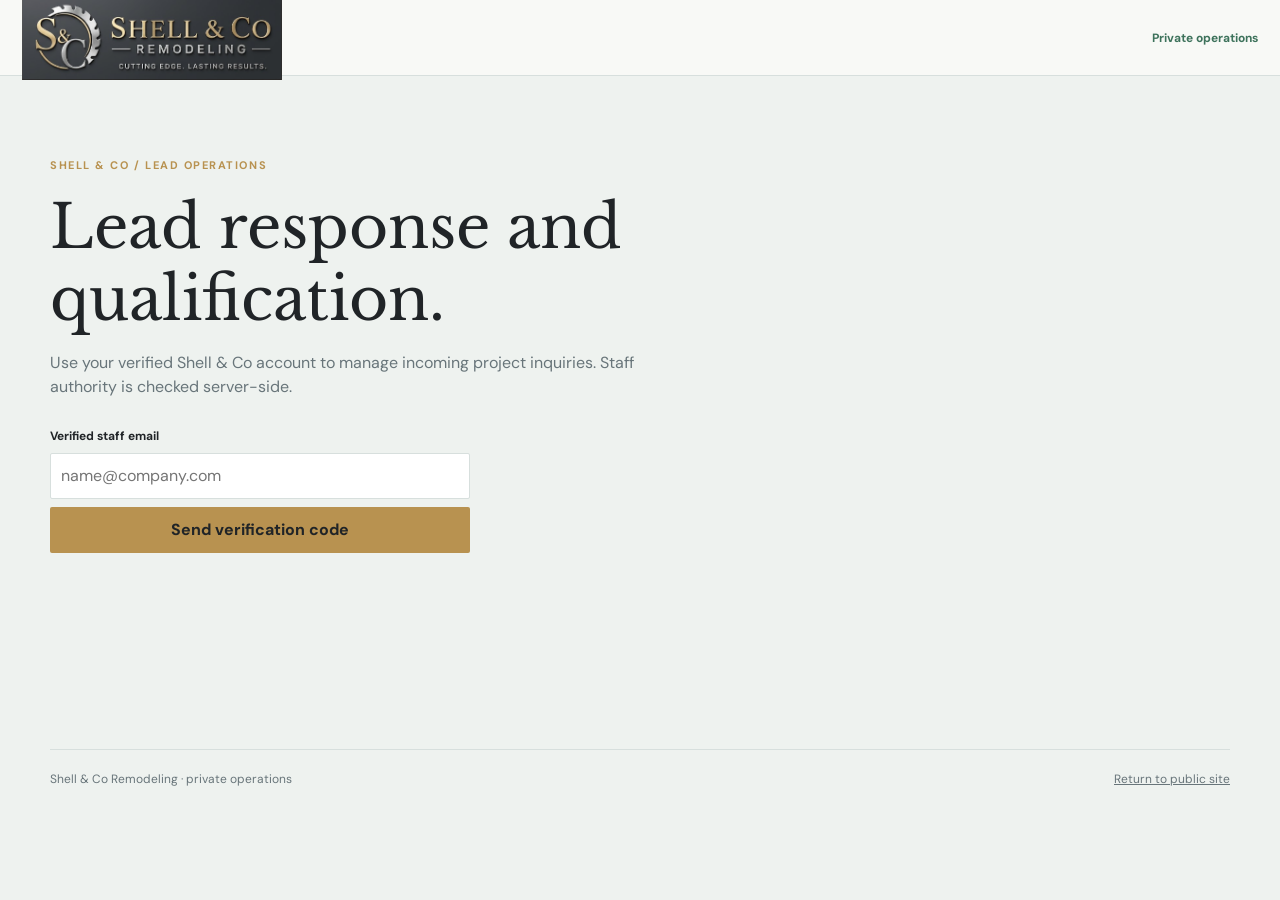
<file: lead-ops.html>
<!doctype html>
<html lang="en">
<head>
<meta charset="utf-8"><meta name="viewport" content="width=device-width,initial-scale=1">
<title>Lead Operations | Shell &amp; Co Remodeling</title>
<link rel="icon" type="image/png" href="assets/brand/favicon-32x32.png">
<link rel="stylesheet" href="assets/brand-theme.css"><link rel="stylesheet" href="assets/lead-ops.css">
</head>
<body>
<header class="ops-topbar"><a href="index.html"><img src="assets/brand/shellco-nav-header.png" alt="Shell &amp; Co Remodeling"></a><div><span>Private operations</span><button id="leadSignOut" class="text-button" type="button" hidden>Sign out</button></div></header>
<main class="ops-main">
<section id="leadEntry" class="ops-entry" aria-labelledby="lead-entry-title"><span class="eyebrow">Shell &amp; Co / Lead Operations</span><h1 id="lead-entry-title">Lead response and qualification.</h1><p>Use your verified Shell &amp; Co account to manage incoming project inquiries. Staff authority is checked server-side.</p><form id="leadAuthForm"><label for="leadEmail">Verified staff email</label><input id="leadEmail" type="email" autocomplete="email" required placeholder="name@company.com"><button class="button gold-button" type="submit">Send verification code</button></form><form id="leadVerifyForm" hidden><label for="leadCode">Verification code</label><input id="leadCode" inputmode="numeric" autocomplete="one-time-code" minlength="6" maxlength="8" required placeholder="Code from your email"><button class="button gold-button" type="submit">Open lead operations</button><button type="button" id="changeLeadEmail" class="text-button">Use a different email</button></form><p id="leadAuthStatus" class="auth-status" role="status" aria-live="polite"></p></section>
<section id="leadDashboard" hidden><div class="dashboard-heading"><div><span class="eyebrow">Lead queue</span><h1>Respond while the lead is warm.</h1><p>First human contact is targeted within 15 minutes. These are internal operating controls, not customer promises.</p></div><button id="refreshLeads" class="button outline-button" type="button">Refresh queue</button></div><div class="filter-bar" aria-label="Lead queue filters"><button class="filter active" type="button" data-filter="needs_contact">New / needs contact</button><button class="filter" type="button" data-filter="qualified">Qualified</button><button class="filter" type="button" data-filter="site_review">Site review</button><button class="filter" type="button" data-filter="estimate">Estimate</button><button class="filter" type="button" data-filter="closed">Closed / unqualified</button></div><p id="queueStatus" class="notice" role="status" aria-live="polite"></p><div id="leadQueue" class="lead-queue"></div></section>
</main>
<footer class="ops-footer"><span>Shell &amp; Co Remodeling · private operations</span><a href="index.html">Return to public site</a></footer>
<script src="assets/lead-ops.js"></script>
</body>
</html>
</file>
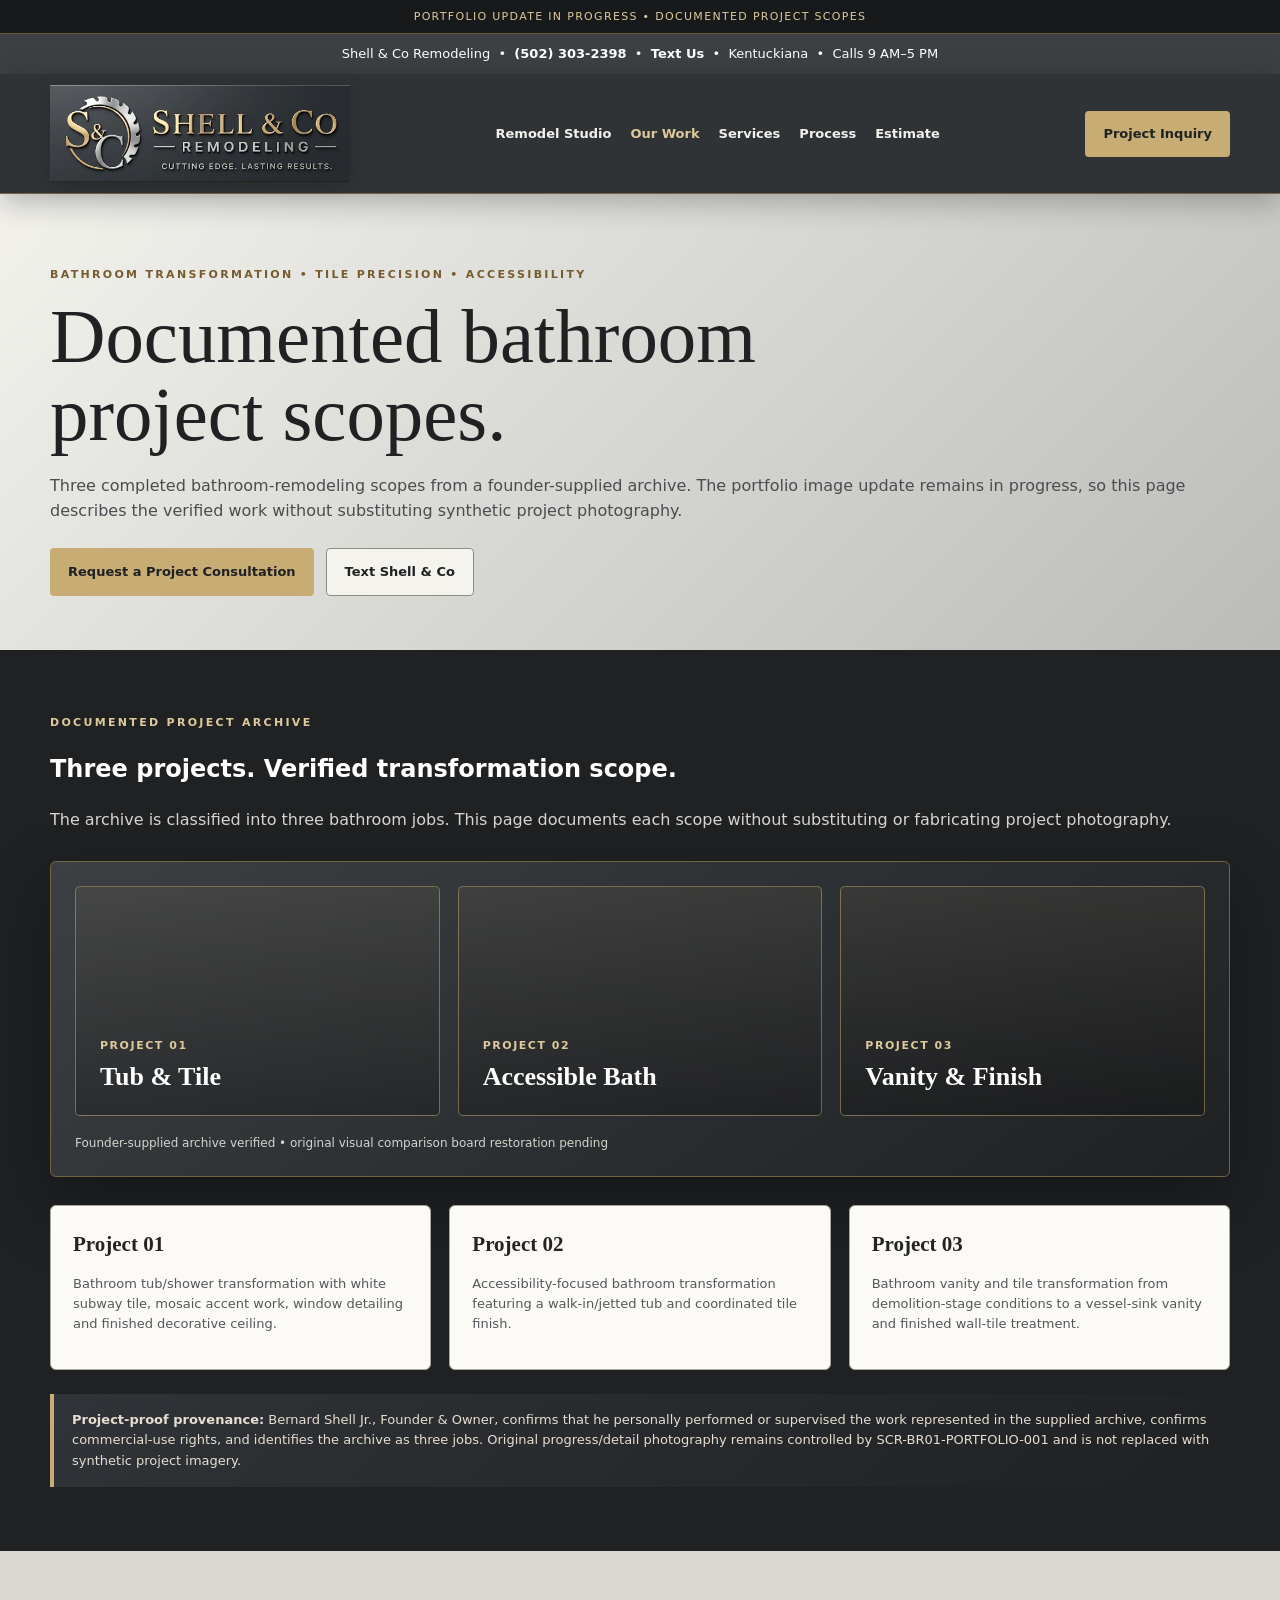
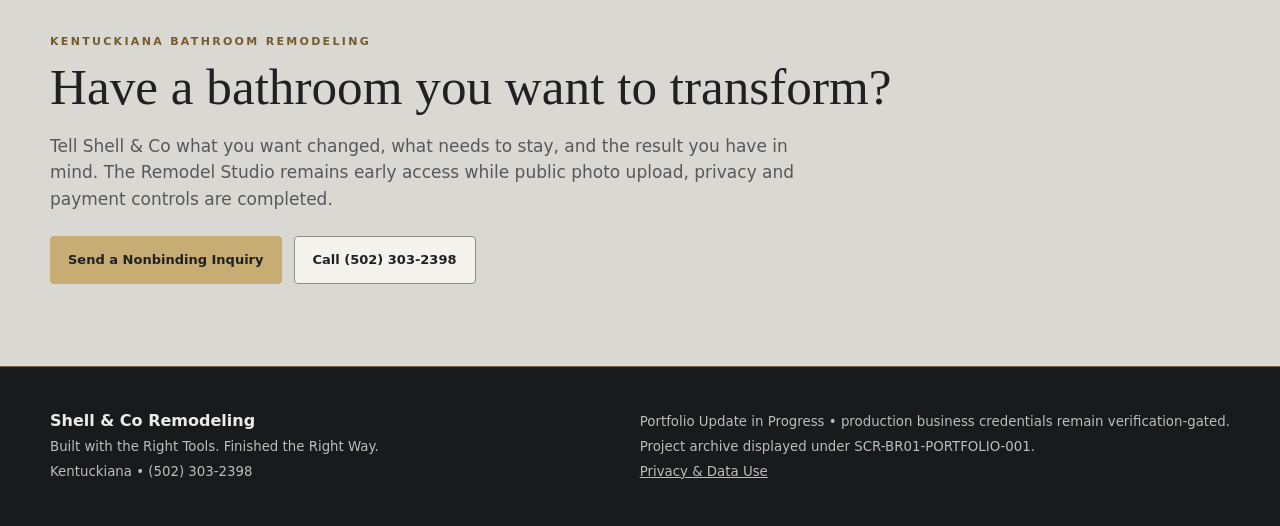
<file: our-work.html>
<!doctype html>
<html lang="en">
<head>
<meta charset="utf-8">
<meta name="viewport" content="width=device-width,initial-scale=1">
<title>Documented Bathroom Projects | Shell & Co Remodeling</title>
<meta name="description" content="Shell & Co Remodeling documented bathroom project scopes, including tub and tile, accessible bath, vanity and finish work. Portfolio update in progress.">
<meta name="robots" content="index,follow">
<link rel="canonical" href="https://shellremodeling.com/our-work.html">
<meta property="og:type" content="website">
<meta property="og:title" content="Documented Bathroom Projects | Shell & Co Remodeling">
<meta property="og:description" content="Verified bathroom transformation scopes from Shell & Co Remodeling's founder-supplied project archive.">
<meta property="og:url" content="https://shellremodeling.com/our-work.html">
<meta property="og:image" content="https://shellremodeling.com/assets/brand/shellco-hero-logo.jpg">
<meta name="twitter:card" content="summary_large_image">
<link rel="apple-touch-icon" sizes="180x180" href="assets/brand/apple-touch-icon.png">
<link rel="icon" type="image/png" sizes="32x32" href="assets/brand/favicon-32x32.png">
<link rel="icon" type="image/png" sizes="16x16" href="assets/brand/favicon-16x16.png">
<link rel="icon" href="assets/brand/favicon.ico">
<meta name="theme-color" content="#2d3033">
<link rel="stylesheet" href="assets/styles.css">
<link rel="stylesheet" href="assets/qa-fixes.css?v=20260819-1">
<style>
.work-hero{padding:72px 0 54px;background:linear-gradient(135deg,#f7efe3,#dfc6a3)}
.work-hero h1{font-family:Georgia,"Times New Roman",serif;font-size:clamp(46px,6vw,78px);line-height:1.02;margin:14px 0 20px;font-weight:500;max-width:900px}
.work-proof{background:#20201f;padding:64px 0;color:#fff}
.project-archive-board{display:grid;grid-template-columns:repeat(3,1fr);gap:18px;margin-top:28px;padding:24px;border:1px solid #6c5b45;box-shadow:0 28px 70px rgba(0,0,0,.32);border-radius:6px;background:linear-gradient(145deg,#2f2e2b,#181817)}
.archive-project{min-height:230px;display:flex;flex-direction:column;justify-content:flex-end;padding:24px;border:1px solid rgba(198,167,120,.45);border-radius:5px;background:linear-gradient(180deg,rgba(198,167,120,.08),rgba(0,0,0,.2))}
.archive-project span{font-size:11px;font-weight:800;letter-spacing:.14em;text-transform:uppercase;color:#d5b986}
.archive-project strong{font-family:Georgia,"Times New Roman",serif;font-size:26px;line-height:1.12;margin-top:8px}
.archive-status{grid-column:1/-1;margin:0;color:#cfc5b8;font-size:12px;line-height:1.55}
.project-notes{display:grid;grid-template-columns:repeat(3,1fr);gap:18px;margin-top:28px}
.project-note{background:#fff;color:#242321;border:1px solid #c9bda9;border-radius:6px;padding:22px}
.project-note strong{font-family:Georgia,serif;font-size:21px}
.project-note p{font-size:13px;color:#5f5951}
.proof-law{margin-top:24px;padding:16px 18px;border-left:4px solid #c6a778;background:#2a2927;color:#e7ded2;font-size:13px}
.work-cta{display:flex;gap:12px;flex-wrap:wrap;margin-top:24px}
.mobile-menu{display:none;position:relative;margin-left:auto}
.mobile-menu summary{list-style:none;cursor:pointer;border:1px solid #9b7441;border-radius:4px;padding:10px 13px;font-size:12px;font-weight:800;text-transform:uppercase;letter-spacing:.07em}
.mobile-menu summary::-webkit-details-marker{display:none}
.mobile-menu nav{position:absolute;right:0;top:calc(100% + 10px);z-index:100;width:220px;display:grid;background:#fff;border:1px solid #b9aa94;border-radius:5px;box-shadow:0 16px 36px rgba(30,28,25,.18);padding:8px}
.mobile-menu nav a{text-decoration:none;padding:11px 12px;border-bottom:1px solid #e3dbd0;font-size:13px;font-weight:700}
.mobile-menu nav a:last-child{border-bottom:0;background:#292826;color:#fff}
@media(max-width:920px){.mobile-menu{display:block}}
@media(max-width:760px){.project-archive-board,.project-notes{grid-template-columns:1fr}.archive-project{min-height:150px}.work-hero{padding:54px 0 42px}.work-proof{padding:44px 0}}
</style>
<link rel="stylesheet" href="assets/brand-theme.css?v=20260819-1">
</head>
<body>
<div class="prototype-bar">Portfolio Update in Progress • Documented Project Scopes</div>
<div class="contact-bar">Shell &amp; Co Remodeling &nbsp;•&nbsp; <a href="tel:+15023032398">(502) 303-2398</a> &nbsp;•&nbsp; <a href="sms:+15023032398">Text Us</a> &nbsp;•&nbsp; Kentuckiana &nbsp;•&nbsp; Calls 9 AM–5 PM</div>
<header class="site-header"><div class="wrap nav">
<a class="brand" href="index.html#top"><img class="brand-logo brand-logo-horizontal" src="assets/brand/shellco-nav-header.png" alt="Shell & Co Remodeling — Cutting Edge. Lasting Results."></a>
<nav class="nav-links" aria-label="Primary"><a href="index.html#studio">Remodel Studio</a><a href="our-work.html" aria-current="page">Our Work</a><a href="index.html#services">Services</a><a href="index.html#process">Process</a><a href="index.html#estimate">Estimate</a></nav>
<details class="mobile-menu"><summary>Menu</summary><nav aria-label="Mobile primary"><a href="index.html#services">Services</a><a href="our-work.html" aria-current="page">Our Work</a><a href="index.html#process">Process</a><a href="index.html#studio">Studio — Coming Soon</a><a href="index.html#estimate">Project Inquiry</a></nav></details>
<a class="button" href="index.html#estimate">Project Inquiry</a>
</div></header>
<main>
<section class="work-hero"><div class="wrap"><div class="eyebrow">Bathroom Transformation • Tile Precision • Accessibility</div><h1>Documented bathroom project scopes.</h1><p class="lead">Three completed bathroom-remodeling scopes from a founder-supplied archive. The portfolio image update remains in progress, so this page describes the verified work without substituting synthetic project photography.</p><div class="work-cta"><a class="button" href="index.html#estimate">Request a Project Consultation</a><a class="button light" href="sms:+15023032398">Text Shell &amp; Co</a></div></div></section>
<section class="work-proof"><div class="wrap"><div class="eyebrow">Documented Project Archive</div><h2>Three projects. Verified transformation scope.</h2><p class="lead">The archive is classified into three bathroom jobs. This page documents each scope without substituting or fabricating project photography.</p>
<div class="project-archive-board" aria-label="Three documented bathroom remodeling projects"><article class="archive-project"><span>Project 01</span><strong>Tub &amp; Tile</strong></article><article class="archive-project"><span>Project 02</span><strong>Accessible Bath</strong></article><article class="archive-project"><span>Project 03</span><strong>Vanity &amp; Finish</strong></article><p class="archive-status">Founder-supplied archive verified • original visual comparison board restoration pending</p></div>
<div class="project-notes">
<article class="project-note"><strong>Project 01</strong><p>Bathroom tub/shower transformation with white subway tile, mosaic accent work, window detailing and finished decorative ceiling.</p></article>
<article class="project-note"><strong>Project 02</strong><p>Accessibility-focused bathroom transformation featuring a walk-in/jetted tub and coordinated tile finish.</p></article>
<article class="project-note"><strong>Project 03</strong><p>Bathroom vanity and tile transformation from demolition-stage conditions to a vessel-sink vanity and finished wall-tile treatment.</p></article>
</div>
<div class="proof-law"><strong>Project-proof provenance:</strong> Bernard Shell Jr., Founder &amp; Owner, confirms that he personally performed or supervised the work represented in the supplied archive, confirms commercial-use rights, and identifies the archive as three jobs. Original progress/detail photography remains controlled by SCR-BR01-PORTFOLIO-001 and is not replaced with synthetic project imagery.</div>
</div></section>
<section class="section sand"><div class="wrap"><div class="eyebrow">Kentuckiana Bathroom Remodeling</div><h2>Have a bathroom you want to transform?</h2><p class="lead">Tell Shell & Co what you want changed, what needs to stay, and the result you have in mind. The Remodel Studio remains early access while public photo upload, privacy and payment controls are completed.</p><div class="work-cta"><a class="button" href="index.html#estimate">Send a Nonbinding Inquiry</a><a class="button light" href="tel:+15023032398">Call (502) 303-2398</a></div></div></section>
</main>
<footer class="footer"><div class="wrap footer-grid"><div><strong>Shell &amp; Co Remodeling</strong><br><small>Built with the Right Tools. Finished the Right Way.<br>Kentuckiana • (502) 303-2398</small></div><div><small>Portfolio Update in Progress • production business credentials remain verification-gated.<br>Project archive displayed under SCR-BR01-PORTFOLIO-001.<br><a href="privacy.html">Privacy &amp; Data Use</a></small></div></div></footer>
</body></html>
</file>
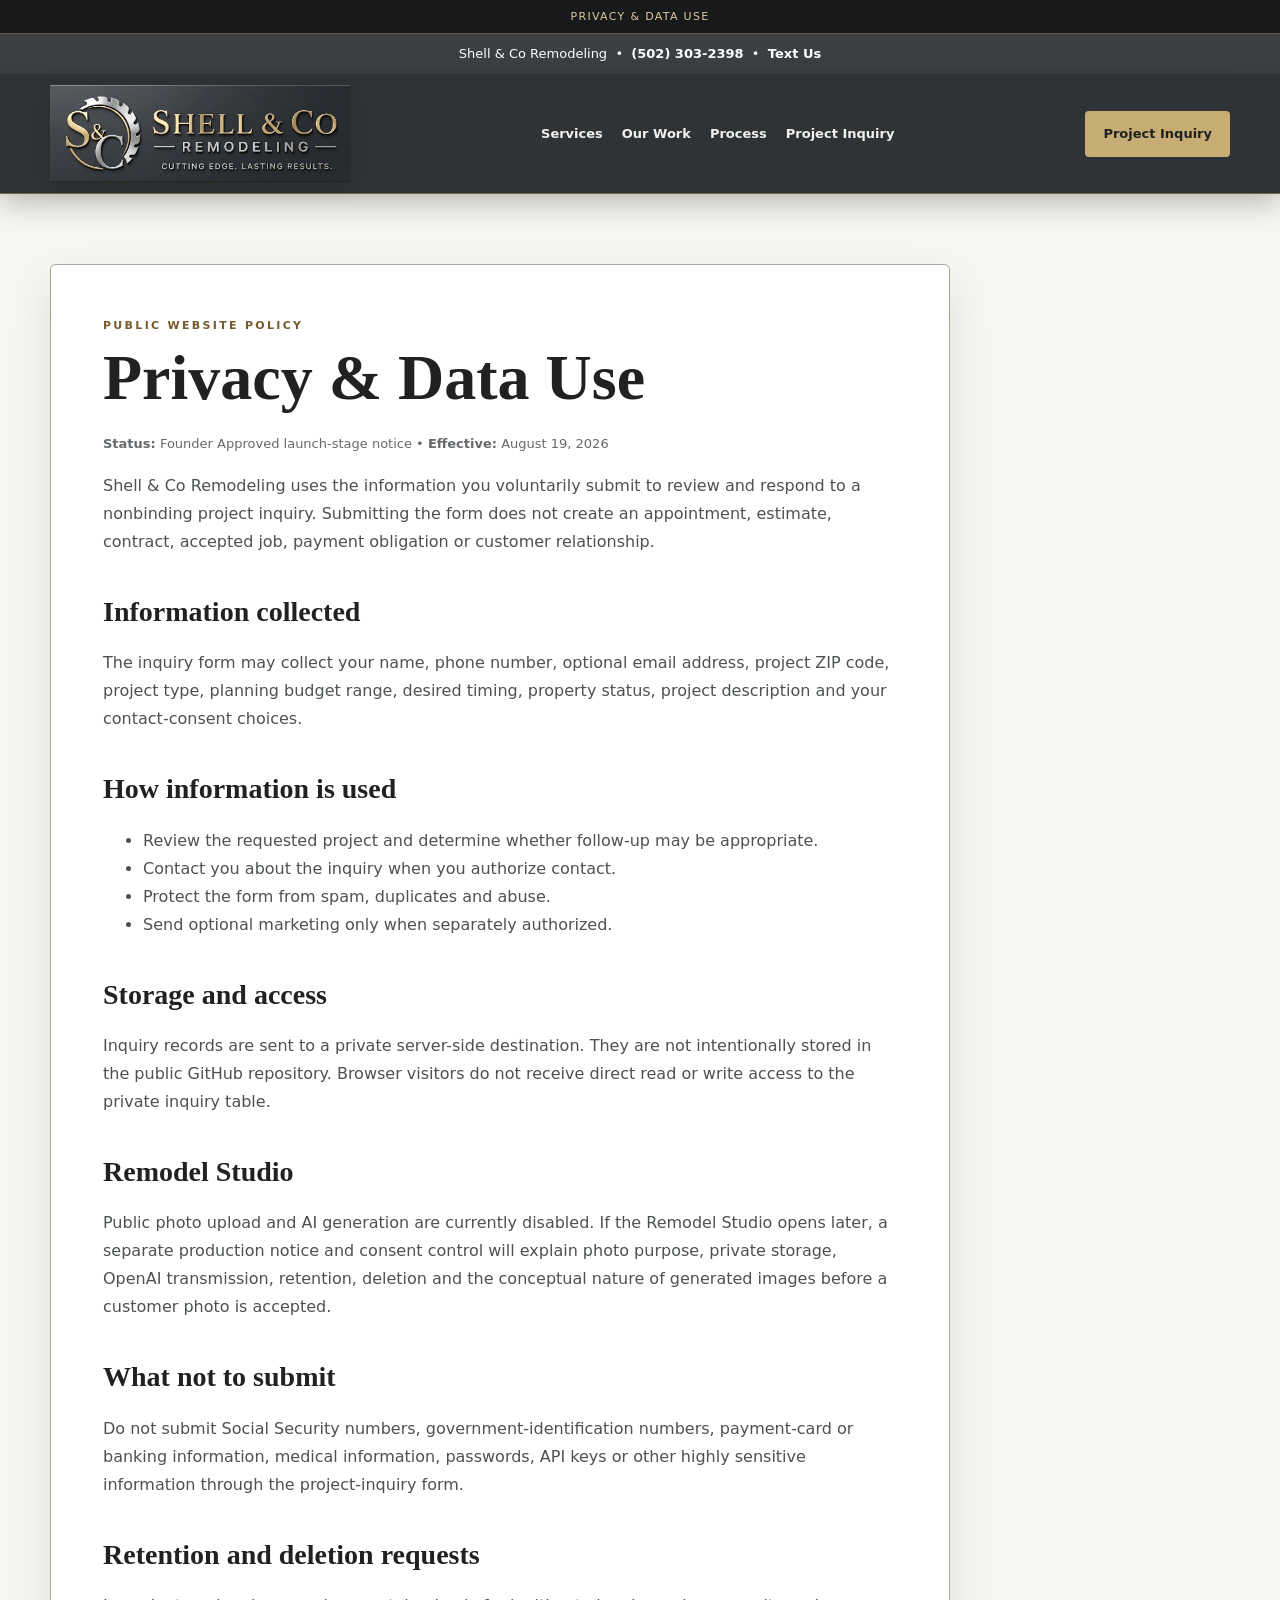
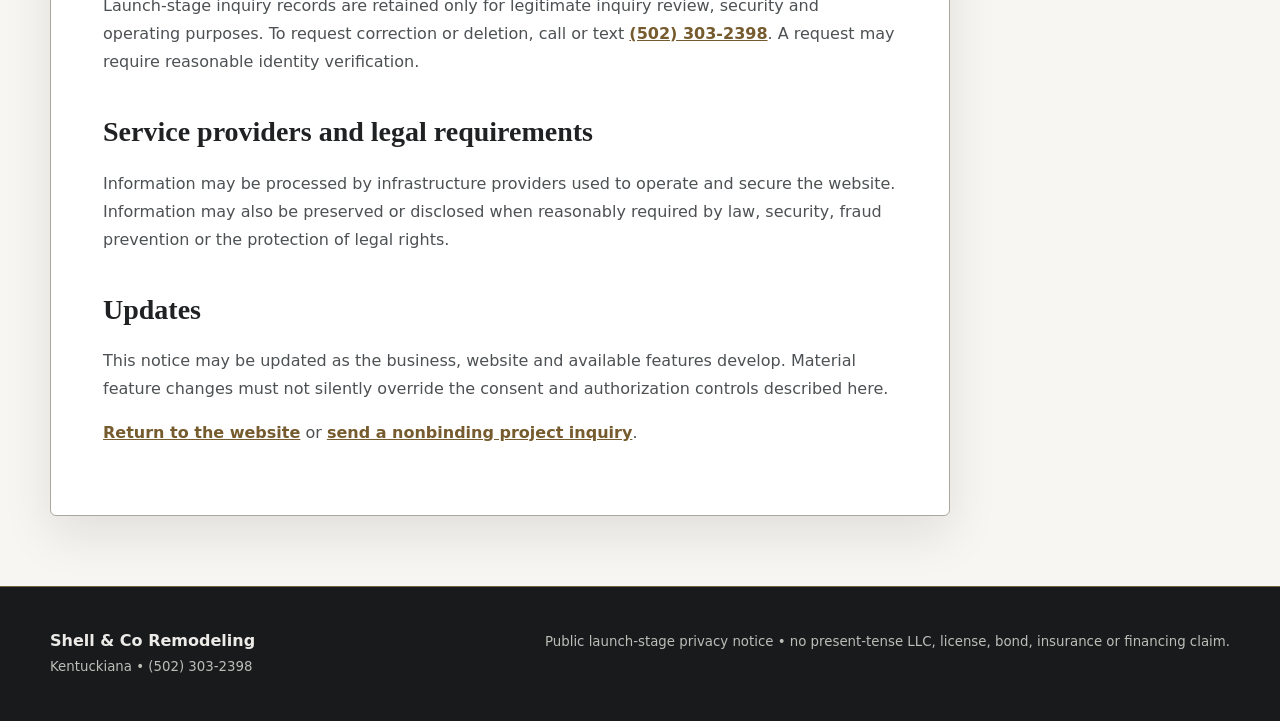
<file: privacy.html>
<!doctype html>
<html lang="en">
<head>
<meta charset="utf-8">
<meta name="viewport" content="width=device-width,initial-scale=1">
<title>Privacy & Data Use | Shell & Co Remodeling</title>
<meta name="description" content="How Shell & Co Remodeling handles nonbinding project inquiry information and future Remodel Studio data.">
<meta name="robots" content="index,follow">
<link rel="canonical" href="https://shellremodeling.com/privacy.html">
<link rel="apple-touch-icon" sizes="180x180" href="assets/brand/apple-touch-icon.png">
<link rel="icon" type="image/png" sizes="32x32" href="assets/brand/favicon-32x32.png">
<link rel="icon" href="assets/brand/favicon.ico">
<meta name="theme-color" content="#2d3033">
<link rel="stylesheet" href="assets/styles.css">
<link rel="stylesheet" href="assets/qa-fixes.css?v=20260819-1">
<link rel="stylesheet" href="assets/brand-theme.css?v=20260819-1">
<style>
.policy-page{padding:70px 0;background:#f7f6f2}.policy-page article{max-width:900px;background:#fff;border:1px solid #aaa79e;border-radius:6px;padding:clamp(24px,5vw,52px);box-shadow:0 18px 50px rgba(20,22,24,.1)}.policy-page h1{font-family:Georgia,"Times New Roman",serif;font-size:clamp(40px,6vw,64px);line-height:1.04;margin:10px 0 22px}.policy-page h2{font-family:Georgia,"Times New Roman",serif;font-size:28px;margin:34px 0 10px}.policy-page p,.policy-page li{color:#4d5153;line-height:1.75}.policy-page .effective{font-size:13px;color:#66696c}.policy-page a{color:#765b2e;font-weight:700}.mobile-menu{display:none}@media(max-width:920px){.nav-links{display:none}.mobile-menu{display:block;margin-left:auto}.site-header>.wrap>.button{display:none}}
</style>
</head>
<body>
<div class="prototype-bar">Privacy &amp; Data Use</div>
<div class="contact-bar">Shell &amp; Co Remodeling &nbsp;•&nbsp; <a href="tel:+15023032398">(502) 303-2398</a> &nbsp;•&nbsp; <a href="sms:+15023032398">Text Us</a></div>
<header class="site-header"><div class="wrap nav">
<a class="brand" href="index.html"><img class="brand-logo brand-logo-horizontal" src="assets/brand/shellco-nav-header.png" alt="Shell & Co Remodeling — Cutting Edge. Lasting Results."></a>
<nav class="nav-links" aria-label="Primary"><a href="index.html#services">Services</a><a href="our-work.html">Our Work</a><a href="index.html#process">Process</a><a href="index.html#estimate">Project Inquiry</a></nav>
<details class="mobile-menu"><summary>Menu</summary><nav aria-label="Mobile primary"><a href="index.html">Home</a><a href="our-work.html">Our Work</a><a href="index.html#estimate">Project Inquiry</a></nav></details>
<a class="button" href="index.html#estimate">Project Inquiry</a>
</div></header>
<main class="policy-page"><div class="wrap"><article>
<div class="eyebrow">Public Website Policy</div>
<h1>Privacy &amp; Data Use</h1>
<p class="effective"><strong>Status:</strong> Founder Approved launch-stage notice • <strong>Effective:</strong> August 19, 2026</p>
<p>Shell &amp; Co Remodeling uses the information you voluntarily submit to review and respond to a nonbinding project inquiry. Submitting the form does not create an appointment, estimate, contract, accepted job, payment obligation or customer relationship.</p>
<h2>Information collected</h2>
<p>The inquiry form may collect your name, phone number, optional email address, project ZIP code, project type, planning budget range, desired timing, property status, project description and your contact-consent choices.</p>
<h2>How information is used</h2>
<ul><li>Review the requested project and determine whether follow-up may be appropriate.</li><li>Contact you about the inquiry when you authorize contact.</li><li>Protect the form from spam, duplicates and abuse.</li><li>Send optional marketing only when separately authorized.</li></ul>
<h2>Storage and access</h2>
<p>Inquiry records are sent to a private server-side destination. They are not intentionally stored in the public GitHub repository. Browser visitors do not receive direct read or write access to the private inquiry table.</p>
<h2>Remodel Studio</h2>
<p>Public photo upload and AI generation are currently disabled. If the Remodel Studio opens later, a separate production notice and consent control will explain photo purpose, private storage, OpenAI transmission, retention, deletion and the conceptual nature of generated images before a customer photo is accepted.</p>
<h2>What not to submit</h2>
<p>Do not submit Social Security numbers, government-identification numbers, payment-card or banking information, medical information, passwords, API keys or other highly sensitive information through the project-inquiry form.</p>
<h2>Retention and deletion requests</h2>
<p>Launch-stage inquiry records are retained only for legitimate inquiry review, security and operating purposes. To request correction or deletion, call or text <a href="tel:+15023032398">(502) 303-2398</a>. A request may require reasonable identity verification.</p>
<h2>Service providers and legal requirements</h2>
<p>Information may be processed by infrastructure providers used to operate and secure the website. Information may also be preserved or disclosed when reasonably required by law, security, fraud prevention or the protection of legal rights.</p>
<h2>Updates</h2>
<p>This notice may be updated as the business, website and available features develop. Material feature changes must not silently override the consent and authorization controls described here.</p>
<p><a href="index.html">Return to the website</a> or <a href="index.html#estimate">send a nonbinding project inquiry</a>.</p>
</article></div></main>
<footer class="footer"><div class="wrap footer-grid"><div><strong>Shell &amp; Co Remodeling</strong><br><small>Kentuckiana • (502) 303-2398</small></div><div><small>Public launch-stage privacy notice • no present-tense LLC, license, bond, insurance or financing claim.</small></div></div></footer>
</body>
</html>
</file>
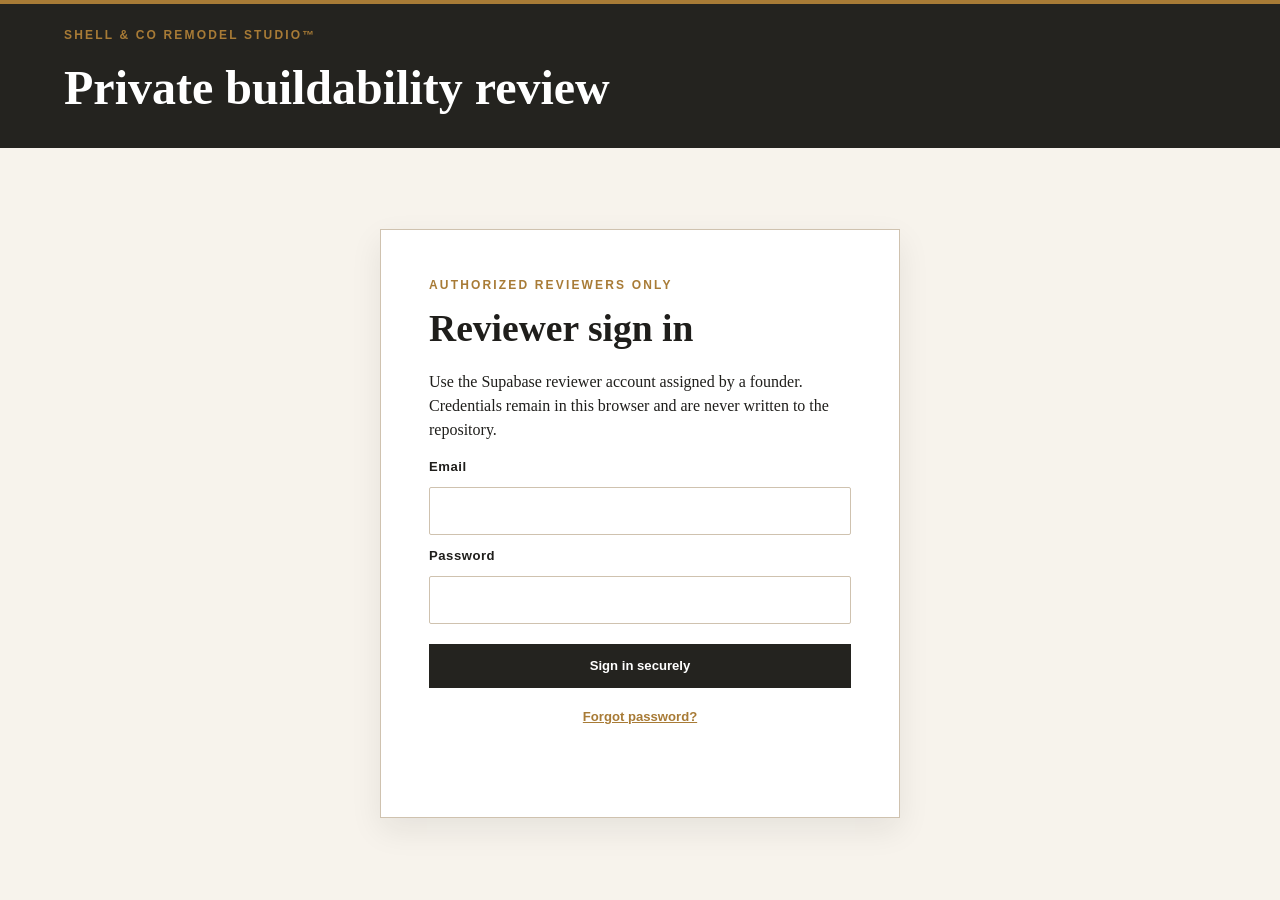
<file: reviewer.html>
<!doctype html>
<html lang="en">
<head>
  <meta charset="utf-8">
  <meta name="viewport" content="width=device-width, initial-scale=1">
  <meta name="robots" content="noindex, nofollow, noarchive">
  <meta name="referrer" content="no-referrer">
  <title>Private Studio Review | Shell &amp; Co Remodeling</title>
  <link rel="stylesheet" href="assets/reviewer.css">
</head>
<body>
  <header class="reviewer-header">
    <div>
      <p class="eyebrow">Shell &amp; Co Remodel Studio™</p>
      <h1>Private buildability review</h1>
    </div>
    <button id="signOutButton" class="button button-secondary" type="button" hidden>Sign out</button>
  </header>

  <main>
    <section id="loginPanel" class="panel login-panel" aria-labelledby="loginTitle">
      <p class="eyebrow">Authorized reviewers only</p>
      <h2 id="loginTitle">Reviewer sign in</h2>
      <p>Use the Supabase reviewer account assigned by a founder. Credentials remain in this browser and are never written to the repository.</p>
      <form id="loginForm">
        <label for="email">Email</label>
        <input id="email" name="email" type="email" autocomplete="username" required>
        <label for="password">Password</label>
        <input id="password" name="password" type="password" autocomplete="current-password" required>
        <button id="loginButton" class="button" type="submit">Sign in securely</button>
        <button id="resetRequestButton" class="text-button" type="button">Forgot password?</button>
      </form>
      <p id="loginStatus" class="status" role="status" aria-live="polite"></p>
    </section>

    <section id="recoveryPanel" class="panel login-panel" aria-labelledby="recoveryTitle" hidden>
      <p class="eyebrow">Verified recovery session</p>
      <h2 id="recoveryTitle">Choose a new password</h2>
      <p>This form appears only after Supabase validates a fresh password-recovery link.</p>
      <form id="recoveryForm">
        <label for="newPassword">New password</label>
        <input id="newPassword" name="newPassword" type="password" autocomplete="new-password" minlength="12" required>
        <label for="confirmPassword">Confirm new password</label>
        <input id="confirmPassword" name="confirmPassword" type="password" autocomplete="new-password" minlength="12" required>
        <button id="savePasswordButton" class="button" type="submit">Save new password</button>
      </form>
      <p id="recoveryStatus" class="status" role="status" aria-live="polite"></p>
    </section>

    <section id="queuePanel" hidden>
      <div class="queue-heading">
        <div>
          <p class="eyebrow">Human review queue</p>
          <h2>Selected remodel concepts</h2>
        </div>
        <button id="refreshButton" class="button button-secondary" type="button">Refresh queue</button>
      </div>
      <div class="review-law" role="note">
        <strong>Review law:</strong> GREEN means apparently feasible pending field verification. YELLOW requires measurement, trade, or code verification. RED means likely impractical or not recommended as rendered.
      </div>
      <p id="queueStatus" class="status" role="status" aria-live="polite"></p>
      <div id="queue" class="queue"></div>
    </section>
  </main>

  <template id="reviewCardTemplate">
    <article class="review-card">
      <div class="concept-visual"><img alt="Selected remodel concept for private buildability review"></div>
      <div class="concept-details">
        <div class="concept-title-row">
          <div><p class="eyebrow concept-number"></p><h3 class="concept-title"></h3></div>
          <span class="review-state">Unreviewed</span>
        </div>
        <dl class="facts"></dl>
        <div class="requirements"></div>
        <form class="review-form">
          <fieldset>
            <legend>Buildability status</legend>
            <div class="status-options">
              <label class="green"><input type="radio" name="status" value="green" required> GREEN</label>
              <label class="yellow"><input type="radio" name="status" value="yellow"> YELLOW</label>
              <label class="red"><input type="radio" name="status" value="red"> RED</label>
            </div>
          </fieldset>
          <label>Reviewer notes<textarea name="notes" rows="5" maxlength="3000" placeholder="Record field, measurement, trade, code, material, or feasibility findings."></textarea></label>
          <button class="button submit-review" type="submit">Save controlled review</button>
          <p class="status card-status" role="status" aria-live="polite"></p>
        </form>
      </div>
    </article>
  </template>
  <script src="assets/reviewer.js" defer></script>
</body>
</html>
</file>
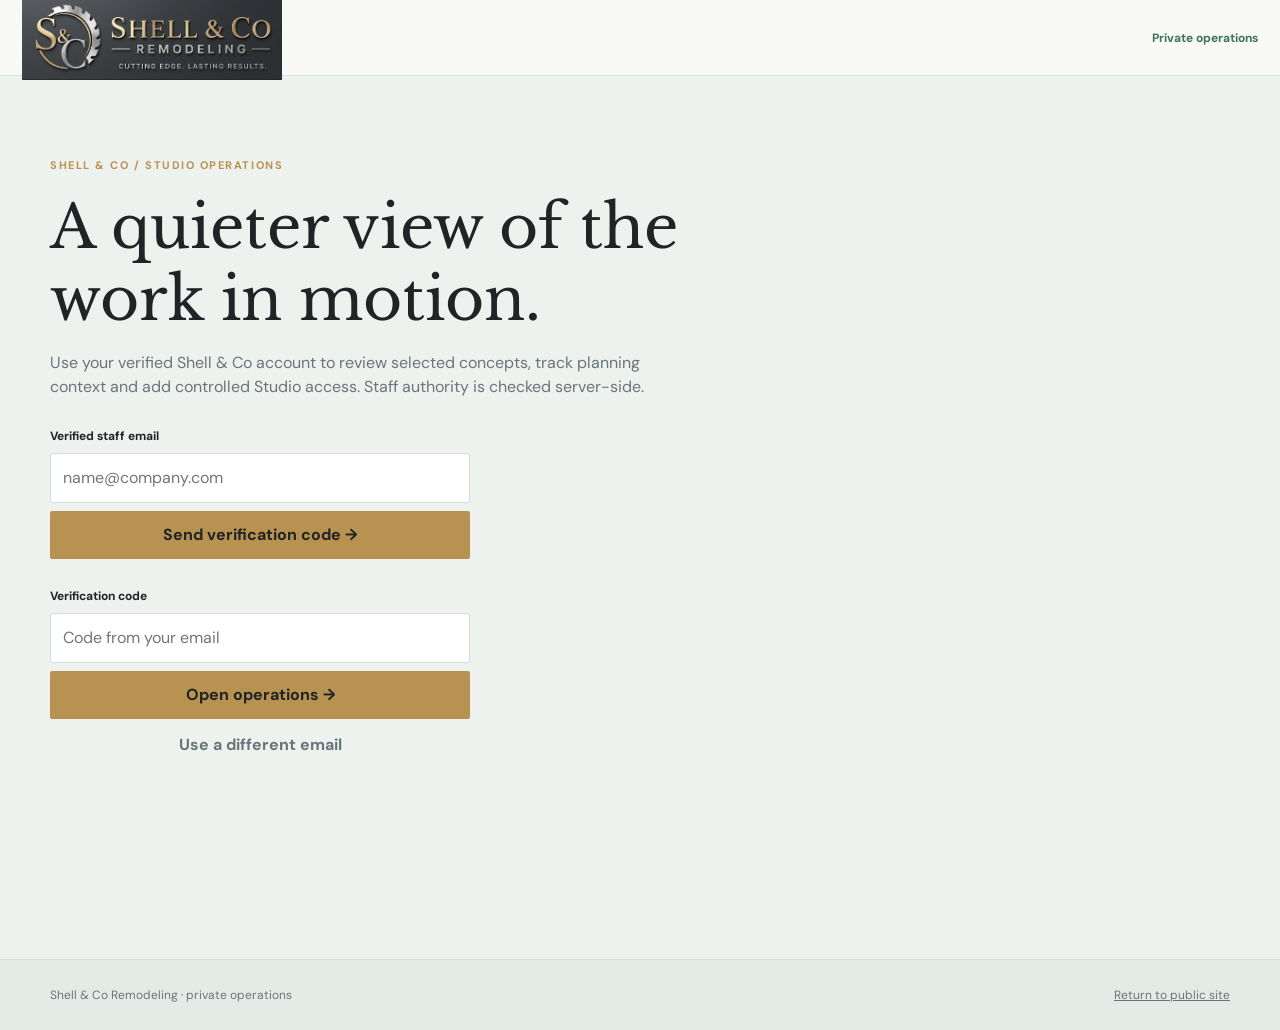
<file: staff.html>
<!doctype html>
<html lang="en">
<head>
<meta charset="utf-8"><meta name="viewport" content="width=device-width,initial-scale=1">
<title>Studio Operations | Shell &amp; Co Remodeling</title>
<link rel="icon" type="image/png" href="assets/brand/favicon-32x32.png">
<link rel="stylesheet" href="assets/brand-theme.css"><link rel="stylesheet" href="assets/staff.css">
</head>
<body>
<header class="staff-topbar"><a href="index.html"><img src="assets/brand/shellco-nav-header.png" alt="Shell & Co Remodeling"></a><div><span>Private operations</span><button id="signOutButton" class="text-button" type="button" hidden>Sign out</button></div></header>
<main class="staff-main">
<section id="staffEntry" class="staff-entry" aria-labelledby="staff-entry-title"><span class="eyebrow">Shell &amp; Co / Studio Operations</span><h1 id="staff-entry-title">A quieter view of the work in motion.</h1><p>Use your verified Shell &amp; Co account to review selected concepts, track planning context and add controlled Studio access. Staff authority is checked server-side.</p><form id="staffAuthForm"><label for="staffEmail">Verified staff email</label><input id="staffEmail" type="email" autocomplete="email" required placeholder="name@company.com"><button class="button gold-button" type="submit">Send verification code →</button></form><form id="staffVerifyForm" hidden><label for="staffCode">Verification code</label><input id="staffCode" inputmode="numeric" autocomplete="one-time-code" minlength="6" maxlength="8" required placeholder="Code from your email"><button class="button gold-button" type="submit">Open operations →</button><button type="button" id="changeStaffEmail" class="text-button">Use a different email</button></form><p id="staffAuthStatus" class="auth-status" role="status" aria-live="polite"></p></section>
<section id="dashboard" hidden><div class="dashboard-heading"><div><span class="eyebrow">Staff workspace</span><h1>Studio project queue</h1><p>Review customer context without turning concepts into promises. Broad queue views intentionally avoid unnecessary customer PII.</p></div><button id="refreshButton" class="button outline-button" type="button">Refresh queue</button></div><div id="dashboardStatus" class="notice" role="status" aria-live="polite"></div><div id="queue" class="queue-grid"></div></section>
</main>
<template id="projectTemplate"><article class="project-card"><div class="card-top"><span class="stage-label"></span><span class="activity-label"></span></div><h2 class="project-name"></h2><div class="project-facts"></div><div class="concept-preview"><img class="concept-image" alt="Selected concept preview"><span class="no-image">Concept preview unavailable</span></div><div class="review-line"></div><div class="card-actions"><button class="button outline-button grant-button" type="button">Grant planning access</button><button class="button outline-button review-button" type="button">Set human review</button></div><div class="review-form" hidden><label>Human review status<select class="review-select"><option value="green">GREEN · appears feasible pending field verification</option><option value="yellow">YELLOW · measurement, trade or code verification needed</option><option value="red">RED · likely impractical or not recommended as rendered</option></select></label><label>Review note<textarea class="review-note" rows="2" placeholder="Optional field or trade question"></textarea></label><button class="button gold-button save-review" type="button">Save human review</button></div><div class="grant-form" hidden><p>Pre-contract allowance cannot exceed three successful concepts in total.</p><div class="grant-options"><button class="button outline-button grant-choice" data-allowance="1" type="button">Add +1</button><button class="button outline-button grant-choice" data-allowance="2" type="button">Add +2</button></div></div><details class="truth-details"><summary>View project truth</summary><div class="truth-content"></div></details></article></template>
<footer class="staff-footer"><span>Shell &amp; Co Remodeling · private operations</span><a href="index.html">Return to public site</a></footer>
<script src="assets/staff.js"></script>
</body>
</html>
</file>
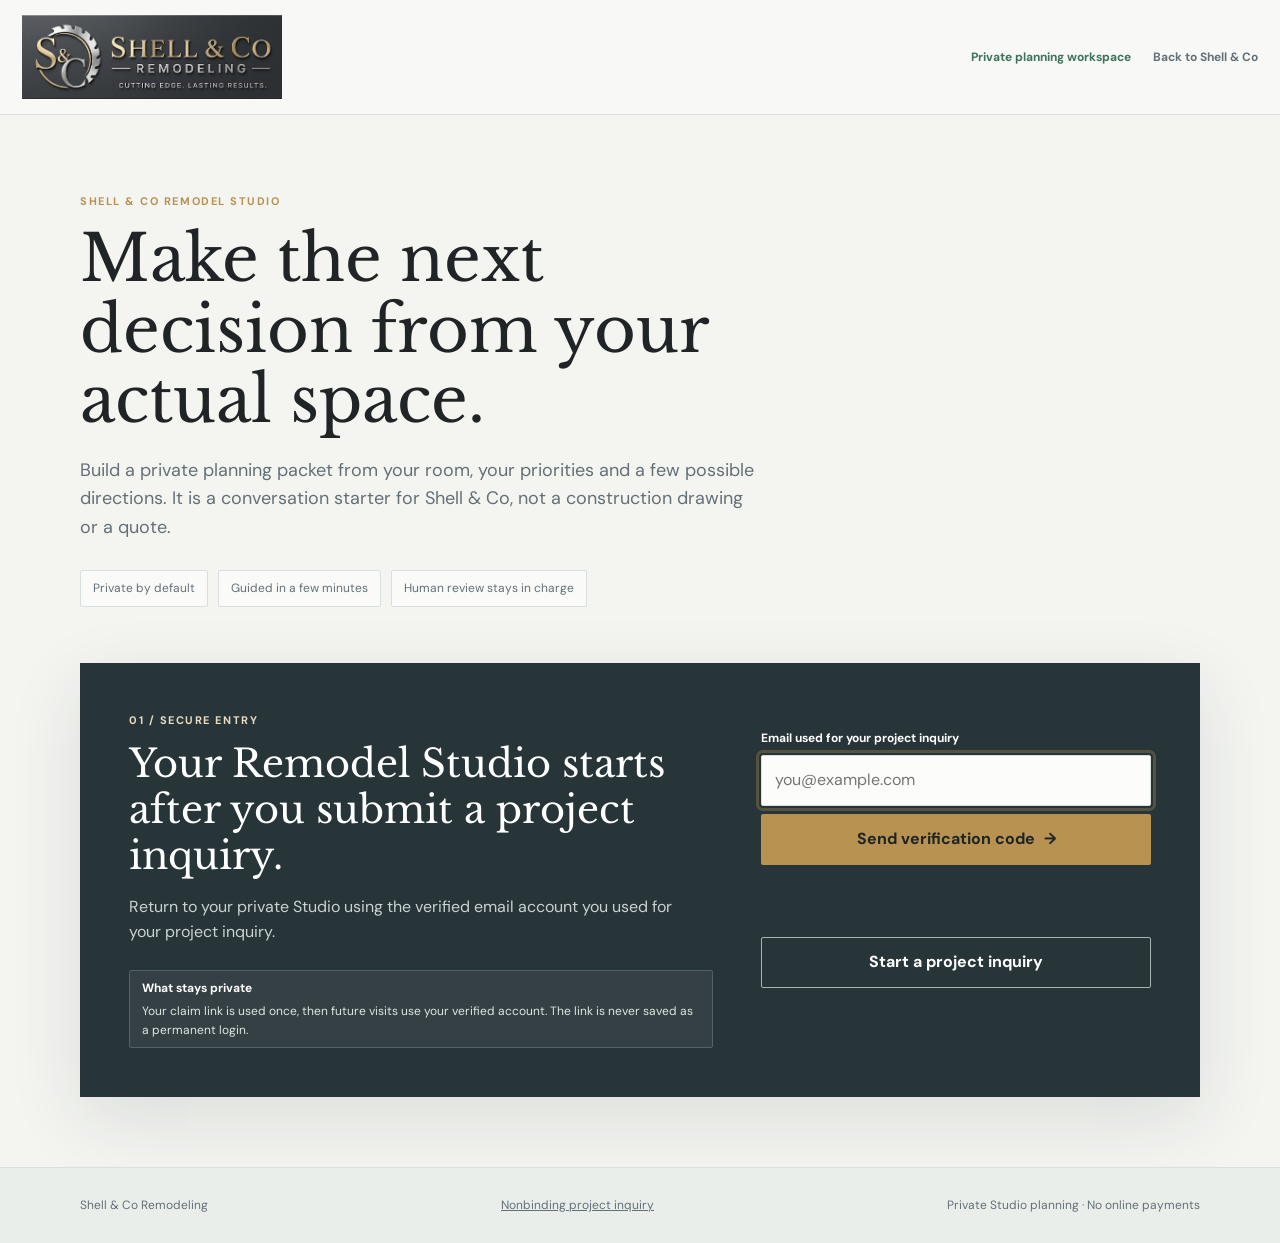
<file: studio.html>
<!doctype html>
<html lang="en">
<head>
<meta charset="utf-8">
<meta name="viewport" content="width=device-width,initial-scale=1">
<title>Remodel Studio | Shell &amp; Co Remodeling</title>
<meta name="description" content="A private, guided visual planning workspace for your remodeling project with Shell & Co Remodeling.">
<link rel="icon" type="image/png" href="assets/brand/favicon-32x32.png">
<link rel="stylesheet" href="assets/brand-theme.css">
<link rel="stylesheet" href="assets/studio.css">
</head>
<body>
<header class="studio-topbar">
  <a class="studio-brand" href="index.html"><img src="assets/brand/shellco-nav-header.png" alt="Shell & Co Remodeling"></a>
  <div class="topbar-actions"><span class="secure-mark">Private planning workspace</span><a class="text-link" href="index.html">Back to Shell &amp; Co</a></div>
</header>
<main class="studio-main">
  <section class="studio-hero" aria-labelledby="studio-title">
    <div class="eyebrow">Shell &amp; Co Remodel Studio</div>
    <h1 id="studio-title">Make the next decision from your actual space.</h1>
    <p class="hero-lead">Build a private planning packet from your room, your priorities and a few possible directions. It is a conversation starter for Shell &amp; Co, not a construction drawing or a quote.</p>
    <div class="hero-meta"><span>Private by default</span><span>Guided in a few minutes</span><span>Human review stays in charge</span></div>
  </section>

  <section id="entryPanel" class="panel entry-panel" aria-labelledby="entry-title">
    <div class="panel-kicker">01 / Secure entry</div>
    <div class="entry-grid">
      <div>
        <h2 id="entry-title">Your Remodel Studio starts after you submit a project inquiry.</h2>
        <p id="entryCopy">Qualified inquiries receive a one-time Studio handoff. Use the same email address you shared with Shell & Co so your workspace can be securely tied to you.</p>
        <div class="entry-note"><strong>What stays private</strong><span>Your claim link is used once, then future visits use your verified account. The link is never saved as a permanent login.</span></div>
      </div>
      <div class="entry-actions">
        <div id="claimContext" class="claim-context" hidden><span class="status-dot"></span><span>Studio handoff detected. Verify your email to continue.</span></div>
        <form id="authForm" class="compact-form">
          <label for="authEmail">Email used for your project inquiry</label>
          <input id="authEmail" type="email" autocomplete="email" inputmode="email" required placeholder="you@example.com">
          <button class="button primary-button" type="submit" id="sendCodeButton">Send verification code <span aria-hidden="true">→</span></button>
        </form>
        <form id="verifyForm" class="compact-form" hidden>
          <label for="authCode">Verification code</label>
          <input id="authCode" type="text" inputmode="numeric" autocomplete="one-time-code" minlength="6" maxlength="8" required placeholder="Enter the code from your email">
          <button class="button primary-button" type="submit">Verify and open Studio <span aria-hidden="true">→</span></button>
          <button class="button subtle-button" type="button" id="changeEmailButton">Use a different email</button>
        </form>
        <p id="authStatus" class="inline-status" role="status" aria-live="polite"></p>
        <a class="button outline-button" href="index.html#estimate" id="inquiryButton">Start with a project inquiry</a>
      </div>
    </div>
  </section>

  <section id="workspace" hidden aria-live="polite">
    <div class="workspace-bar">
      <div><span class="panel-kicker">Your private project</span><h2 id="workspaceTitle">Let’s shape the room.</h2></div>
      <div class="workspace-actions"><span id="sessionLabel" class="session-label"></span><button type="button" class="text-button" id="signOutButton">Sign out</button></div>
    </div>
    <div id="workspaceStatus" class="notice" role="status" aria-live="polite"></div>
    <div id="projectChooser" class="project-chooser" hidden><div><span class="panel-kicker">Return to a project</span><h3>Your private Studio projects</h3></div><div id="projectList" class="project-list"></div></div>

    <section id="truthStep" class="panel flow-panel" aria-labelledby="truth-title">
      <div class="flow-heading"><div><span class="panel-kicker">02 / Project truth</span><h2 id="truth-title">Start with what matters in the room.</h2></div><span class="step-count">1 of 3</span></div>
      <p class="section-intro">A few grounded details help keep every concept connected to your actual project.</p>
      <form id="projectForm" class="truth-form">
        <div class="field-grid">
          <div class="field"><label for="projectType">What are you changing?</label><select id="projectType" required><option value="">Choose a project type</option><option>Full Bathroom Remodel</option><option>Shower / Tub</option><option>Accessibility Upgrade</option><option>Bathroom Tile / Finish Work</option><option>Tile Flooring Outside Bathroom</option><option>Repair / Smaller Bathroom Project</option></select></div>
          <div class="field"><label for="planningBudget">Planning budget</label><select id="planningBudget"><option>Not sure yet</option><option>Under $5,000</option><option>$5,000–$10,000</option><option>$10,000–$20,000</option><option>$20,000–$35,000</option><option>$35,000+</option></select><small>Planning context only, not a quote.</small></div>
          <div class="field"><label for="timing">Desired timing</label><select id="timing"><option>Just planning</option><option>As soon as practical</option><option>Within 30 days</option><option>1–3 months</option><option>3+ months</option></select></div>
          <div class="field"><label for="propertyStatus">Property context</label><select id="propertyStatus"><option>I own the property</option><option>I rent and have or will obtain owner authorization</option><option>Other / I need to discuss</option></select></div>
        </div>
        <div class="choice-section"><span class="field-label">What should stay? <small>Choose any</small></span><div class="choice-grid" data-choice-group="preserve"><button type="button" data-value="Layout">Layout</button><button type="button" data-value="Window / Door">Window / door</button><button type="button" data-value="Plumbing locations">Plumbing locations</button><button type="button" data-value="Floor plan">Floor plan</button></div></div>
        <div class="choice-section"><span class="field-label">What can change? <small>Choose any</small></span><div class="choice-grid" data-choice-group="change"><button type="button" data-value="Tile" aria-pressed="true">Tile</button><button type="button" data-value="Vanity" aria-pressed="true">Vanity</button><button type="button" data-value="Tub / Shower">Tub / shower</button><button type="button" data-value="Lighting">Lighting</button><button type="button" data-value="Flooring">Flooring</button><button type="button" data-value="Paint / Finish">Paint / finish</button></div></div>
        <div class="choice-section"><span class="field-label">What is essential? <small>Choose any</small></span><div class="choice-grid" data-choice-group="must_have"><button type="button" data-value="Walk-in shower">Walk-in shower</button><button type="button" data-value="Double vanity">Double vanity</button><button type="button" data-value="Accessibility">Accessibility</button><button type="button" data-value="Storage">Storage</button><button type="button" data-value="Premium tile">Premium tile</button></div></div>
        <div class="field-grid lower-fields"><div class="field"><label for="designDirection">Starting design direction</label><select id="designDirection"><option>Clean Modern</option><option>Warm Transitional</option><option>Spa / Natural</option><option>Custom Direction</option></select></div><div class="field"><label for="accessibilityNeeds">Accessibility needs</label><input id="accessibilityNeeds" placeholder="Anything Shell & Co should plan around?"></div></div>
        <div class="field"><label for="visionNotes">Tell us what you are imagining</label><textarea id="visionNotes" rows="4" placeholder="Keep the window and plumbing where they are, but replace the tub with a walk-in shower..."></textarea></div>
        <button class="button primary-button" type="submit">Save project truth <span aria-hidden="true">→</span></button>
      </form>
    </section>

    <section id="photoStep" class="panel flow-panel" aria-labelledby="photo-title" hidden>
      <div class="flow-heading"><div><span class="panel-kicker">03 / Secure photo</span><h2 id="photo-title">Show us the space as it is.</h2></div><span class="step-count">2 of 3</span></div>
      <p class="section-intro">Your original photo remains the controlling source reference. It is stored privately and may be transmitted to the AI provider only to create the concept you request.</p>
      <div class="photo-layout">
        <div class="upload-zone" id="uploadZone" tabindex="0" role="button" aria-label="Choose a room photo">
          <input id="photoInput" type="file" accept="image/jpeg,image/png,image/webp" hidden>
          <div class="upload-icon" aria-hidden="true">＋</div><strong>Choose a room photo</strong><span>JPG, PNG or WEBP · up to 6 MiB</span><button type="button" class="button outline-button" id="choosePhotoButton">Choose photo</button>
        </div>
        <div class="photo-preview-wrap"><img id="photoPreview" class="photo-preview" alt="Your selected room photo" hidden><div id="photoEmpty" class="photo-empty">Your private source photo will appear here.</div><button id="replacePhotoButton" class="text-button" type="button" hidden>Replace photo</button></div>
      </div>
      <div class="privacy-strip"><strong>Private source image</strong><span>Stored in private project storage. Not automatically authorized for marketing. You can delete this project and its images at any time.</span></div>
      <button class="button primary-button" id="uploadPhotoButton" type="button" disabled>Upload private photo <span aria-hidden="true">→</span></button>
    </section>

    <section id="conceptStep" class="panel flow-panel" aria-labelledby="concept-title" hidden>
      <div class="flow-heading"><div><span class="panel-kicker">04 / Explore directions</span><h2 id="concept-title">See a few ways forward.</h2></div><span class="step-count">3 of 3</span></div>
      <div class="access-summary" id="accessSummary"><div><span class="summary-label">Your Studio access</span><strong id="availableCount">Checking availability…</strong><span id="accessNote">Complimentary access is available after a successful project handoff.</span></div><div class="summary-meter"><span id="meterFill"></span></div></div>
      <div class="generation-controls"><div class="direction-selector"><span class="field-label">Choose a direction</span><div class="direction-grid"><button type="button" data-direction="pre_contract" data-style="Clean Modern" aria-pressed="true">Clean Modern</button><button type="button" data-direction="pre_contract" data-style="Warm Transitional">Warm Transitional</button><button type="button" data-direction="pre_contract" data-style="Spa / Natural">Spa / Natural</button><button type="button" data-direction="pre_contract" data-style="Custom Direction">Custom Direction</button></div></div><button class="button primary-button generate-button" id="generateButton" type="button" disabled>Generate a concept <span aria-hidden="true">→</span></button></div>
      <div id="generationStatus" class="notice" role="status" aria-live="polite">Your available access will appear here after your private photo is ready.</div>
      <div id="conceptGrid" class="concept-grid"></div>
      <div id="comparisonPanel" class="comparison-panel" hidden><div class="compare-heading"><div><span class="panel-kicker">Selected direction</span><h3 id="selectedTitle">Your preference</h3></div><span class="review-pending">Pending Shell &amp; Co review</span></div><div class="compare-grid"><div><span class="image-label">Original space</span><div class="compare-image original-compare"><img id="originalCompare" alt="Original source space"></div></div><div><span class="image-label">Concept visualization</span><div class="compare-image"><img id="selectedCompare" alt="Selected conceptual visualization"></div></div></div><p class="limitation">Concept visualization for planning and discussion. Final dimensions, materials, code requirements, feasibility and pricing require Shell &amp; Co field review.</p></div>
      <div id="reviewPanel" class="review-panel" hidden><span class="panel-kicker">Human reality check</span><h3>Shell &amp; Co review is the deciding voice.</h3><div id="reviewStatus" class="review-status-empty">No human review has been recorded yet.</div></div>
      <div class="handoff-panel"><div><span class="panel-kicker">Next conversation</span><h3>Continue planning with Shell &amp; Co</h3><p>Use this private project context for a nonbinding planning conversation. No appointment, contract or payment is created here.</p></div><a class="button outline-button" href="index.html#estimate">Continue planning with Shell &amp; Co <span aria-hidden="true">→</span></a></div>
    </section>

    <section class="privacy-panel" aria-labelledby="privacy-title"><span class="panel-kicker">Private by design</span><h2 id="privacy-title">A planning visual is not a promise.</h2><div class="privacy-columns"><p>Photos are used to create requested concepts and are stored privately under the project’s retention rules. They may be transmitted to the AI provider for generation. They are not automatically authorized for marketing.</p><p>AI concepts do not certify dimensions, materials, code, permits, feasibility, price or schedule. Shell & Co human review and field verification remain necessary before any project commitment.</p></div><button id="deleteProjectButton" class="button danger-button" type="button" hidden>Delete project and private images</button></section>
  </section>
</main>
<footer class="studio-footer"><span>Shell & Co Remodeling</span><a href="index.html#estimate">Nonbinding project inquiry</a><span>Private Studio planning · No online payments</span></footer>
<script src="assets/studio.js?v=20260912-1115"></script>
</body>
</html>
</file>
<file: assets/styles.css>
:root{--ink:#242321;--charcoal:#3d3b39;--charcoal2:#2c2b29;--gray:#74716c;--line:#d8d1c6;--beige:#d9c7af;--sand:#eee6da;--cream:#f7f3ed;--white:#fff;--green:#53735a;--yellow:#a8792d;--red:#99584d;--shadow:0 18px 55px rgba(42,38,33,.12)}*{box-sizing:border-box}html{scroll-behavior:smooth}body{margin:0;font-family:Inter,ui-sans-serif,system-ui,-apple-system,BlinkMacSystemFont,"Segoe UI",sans-serif;color:var(--ink);background:var(--cream);line-height:1.55}button,input,select,textarea{font:inherit}a{color:inherit}.wrap{width:min(1180px,calc(100% - 36px));margin:auto}.prototype-bar{background:#181817;color:#eee;padding:8px 18px;text-align:center;font-size:11px;letter-spacing:.12em;text-transform:uppercase}.contact-bar{background:var(--charcoal);color:#fff;padding:10px 18px;text-align:center;font-size:13px}.contact-bar a{color:#fff;font-weight:750;text-decoration:none}.site-header{position:sticky;top:0;z-index:50;background:rgba(247,243,237,.96);backdrop-filter:blur(12px);border-bottom:1px solid var(--line)}.nav{display:flex;align-items:center;justify-content:space-between;gap:24px;padding:13px 0}.brand{display:flex;align-items:center;gap:13px;text-decoration:none}.brand-logo{display:block;object-fit:contain}.brand-logo-horizontal{width:min(320px,34vw);height:auto;background:transparent;border-radius:0}.brand-copy strong{display:block;font-family:Georgia,"Times New Roman",serif;font-size:20px;letter-spacing:.02em}.brand-copy span{display:block;color:#776d61;font-size:9px;letter-spacing:.18em;text-transform:uppercase}.nav-links{display:flex;align-items:center;gap:24px}.nav-links a{text-decoration:none;font-size:13px;font-weight:650;color:#494744}.button{display:inline-flex;align-items:center;justify-content:center;border:0;border-radius:4px;padding:13px 18px;background:var(--charcoal);color:#fff;text-decoration:none;font-weight:800;font-size:13px;cursor:pointer;transition:.2s}.button:hover{transform:translateY(-1px);background:#292826}.button.light{background:#fff;color:var(--ink);border:1px solid var(--line)}.button.beige{background:var(--beige);color:#2a2723}.button.ghost{background:transparent;border:1px solid #8a8176;color:var(--ink)}.hero{display:grid;grid-template-columns:1.05fr .95fr;min-height:650px;background:linear-gradient(130deg,#f8f4ed,#eee4d6)}.hero-copy{display:flex;flex-direction:column;justify-content:center;padding:78px max(30px,calc((100vw - 1180px)/2)) 78px max(30px,calc((100vw - 1180px)/2))}.eyebrow{font-size:11px;letter-spacing:.21em;text-transform:uppercase;color:#8f7354;font-weight:850}.hero h1{font-family:Georgia,"Times New Roman",serif;font-size:clamp(47px,5vw,76px);line-height:1.02;margin:15px 0 21px;font-weight:500}.hero p{max-width:650px;color:#5a5550;font-size:18px}.hero-actions{display:flex;gap:12px;flex-wrap:wrap;margin-top:22px}.hero-visual{background:var(--charcoal2);display:grid;place-items:center;padding:50px;position:relative;overflow:hidden}.hero-visual:before,.hero-visual:after{content:"";position:absolute;border:1px solid rgba(217,199,175,.3);border-radius:50%}.hero-visual:before{width:520px;height:520px}.hero-visual:after{width:350px;height:350px}.blade-mark{position:relative;z-index:1;width:min(340px,90%);aspect-ratio:1;border:18px dashed #b9b4ae;border-radius:50%;display:grid;place-items:center;box-shadow:0 0 0 6px #6f6d69 inset}.blade-mark .house{width:60%;height:45%;border-left:7px solid #eee;border-right:7px solid #eee;border-bottom:7px solid #eee;position:relative}.blade-mark .house:before{content:"";position:absolute;width:67%;aspect-ratio:1;left:16%;top:-45%;border-left:7px solid #eee;border-top:7px solid #eee;transform:rotate(45deg)}.blade-mark b{position:absolute;bottom:28px;color:#d9c7af;font-family:Georgia,serif;letter-spacing:.13em;font-size:13px}.section{padding:82px 0}.section.white{background:#fff}.section.dark{background:var(--charcoal2);color:#fff}.section.sand{background:var(--sand)}.section h2{font-family:Georgia,"Times New Roman",serif;font-size:clamp(36px,4vw,54px);line-height:1.1;margin:9px 0 18px;font-weight:500}.section .lead{max-width:760px;color:#68615a;font-size:17px}.section.dark .lead{color:#d0cbc5}.feature-grid{display:grid;grid-template-columns:repeat(3,1fr);gap:18px;margin-top:35px}.feature{padding:27px;background:#fff;border:1px solid var(--line);border-radius:6px}.feature .num{font-family:Georgia,serif;color:#a48664;font-size:31px}.feature h3{font-family:Georgia,serif;font-size:22px;margin:8px 0}.feature p{color:#655f58;font-size:14px}.studio-shell{margin-top:35px;border:1px solid var(--line);border-radius:8px;background:#fff;box-shadow:var(--shadow);overflow:hidden}.studio-head{display:flex;justify-content:space-between;gap:20px;align-items:center;padding:20px 24px;background:#302f2d;color:#fff}.studio-head strong{font-family:Georgia,serif;font-size:22px}.studio-head span{font-size:11px;letter-spacing:.1em;text-transform:uppercase;color:#d9c7af}.studio-grid{display:grid;grid-template-columns:.8fr 1.2fr;min-height:520px}.controls{padding:26px;border-right:1px solid var(--line);background:#fbfaf8}.output{padding:26px;background:#f2eee8}.step-label{display:flex;gap:10px;align-items:center;font-weight:800;margin:4px 0 11px}.step-label i{font-style:normal;width:27px;height:27px;border-radius:50%;display:grid;place-items:center;background:var(--charcoal);color:#fff;font-size:12px}.dropzone{border:2px dashed #b7ab9d;border-radius:7px;padding:22px;text-align:center;background:#fff;cursor:pointer;transition:.2s}.dropzone:hover,.dropzone.drag{border-color:#7e694f;background:#fbf6ef}.dropzone input{display:none}.preview-image{width:100%;max-height:270px;object-fit:cover;border-radius:5px;margin-top:14px;display:none}.field{margin-top:17px}.field label{display:block;font-size:11px;letter-spacing:.08em;text-transform:uppercase;font-weight:800;color:#6d6257;margin-bottom:6px}.field select,.field input,.field textarea{width:100%;border:1px solid #cfc6ba;border-radius:4px;padding:11px 12px;background:#fff}.field textarea{min-height:86px;resize:vertical}.chips{display:flex;flex-wrap:wrap;gap:8px}.chip{padding:9px 11px;border:1px solid #cfc6ba;border-radius:999px;background:#fff;font-size:12px;cursor:pointer}.chip.active{background:var(--charcoal);color:#fff;border-color:var(--charcoal)}.concept-grid{display:grid;grid-template-columns:1fr 1fr;gap:14px;margin-top:14px}.concept{background:#fff;border:1px solid var(--line);border-radius:6px;overflow:hidden;position:relative}.concept-art{aspect-ratio:4/3;display:grid;place-items:center;background:linear-gradient(145deg,#d6cec2,#f7f4ef 47%,#aaa39a);position:relative}.concept-art:before{content:"";position:absolute;width:60%;height:56%;border:7px solid rgba(55,53,50,.58);border-top:0;bottom:11%;left:20%}.concept-art:after{content:"";position:absolute;width:43%;height:43%;border-left:7px solid rgba(55,53,50,.58);border-top:7px solid rgba(55,53,50,.58);transform:rotate(45deg);top:14%;left:28%}.concept-art span{z-index:1;background:rgba(45,43,40,.82);color:#fff;padding:7px 10px;border-radius:3px;font-size:11px;letter-spacing:.06em;text-transform:uppercase}.concept-copy{padding:14px}.concept-copy strong{font-family:Georgia,serif}.concept-copy p{font-size:12px;color:#69635c;margin:5px 0 0}.concept.selected{outline:3px solid var(--beige)}.concept button{position:absolute;right:10px;top:10px;border:0;background:#fff;padding:7px 9px;border-radius:3px;font-size:11px;font-weight:800;cursor:pointer}.notice{padding:13px 15px;border:1px solid #d7c29d;background:#fff9ec;color:#675a48;border-radius:5px;font-size:12px;margin-top:14px}.packet{margin-top:18px;background:#2f2e2c;color:#fff;border-radius:6px;padding:18px}.packet h3{font-family:Georgia,serif;margin:0 0 8px}.packet p{font-size:12px;color:#d9d3ca}.packet-tags{display:flex;gap:7px;flex-wrap:wrap}.packet-tags span{border:1px solid #746f68;padding:5px 8px;border-radius:999px;font-size:10px}.trust-grid{display:grid;grid-template-columns:repeat(3,1fr);gap:17px;margin-top:30px}.trust{background:#fff;border:1px solid var(--line);padding:24px;border-radius:5px}.trust b{font-family:Georgia,serif;font-size:20px}.trust p{font-size:13px;color:#675f58}.review-status{display:flex;gap:10px;flex-wrap:wrap;margin-top:16px}.status{font-size:11px;font-weight:800;border-radius:999px;padding:7px 9px}.status.green{background:#e7f0e8;color:var(--green)}.status.yellow{background:#fff1d7;color:var(--yellow)}.status.red{background:#f5e3df;color:var(--red)}.estimate{display:grid;grid-template-columns:.8fr 1.2fr;gap:26px;margin-top:30px}.contact-card{background:var(--charcoal2);color:#fff;padding:28px;border-radius:6px}.contact-card h3{font-family:Georgia,serif;font-size:28px;margin-top:0}.contact-card a{color:#fff}.contact-card p{color:#ddd}.form-card{background:#fff;border:1px solid var(--line);padding:28px;border-radius:6px}.form-grid{display:grid;grid-template-columns:1fr 1fr;gap:14px}.full{grid-column:1/-1}.form-card label{display:block;font-size:11px;text-transform:uppercase;letter-spacing:.07em;font-weight:800;color:#685f55;margin-bottom:5px}.form-card input,.form-card select,.form-card textarea{width:100%;padding:11px;border:1px solid #cbc2b7;border-radius:4px}.form-card textarea{min-height:90px}.form-result{display:none;margin-top:14px;background:#edf3ec;border:1px solid #b7c8b3;color:#365135;padding:13px;border-radius:4px;font-size:13px}.footer{padding:42px 0;background:#201f1e;color:#ddd}.footer-grid{display:flex;justify-content:space-between;gap:30px;flex-wrap:wrap}.footer small{color:#999}.research-note{font-size:12px;color:#777;margin-top:15px}.sr-only{position:absolute;width:1px;height:1px;padding:0;margin:-1px;overflow:hidden;clip:rect(0,0,0,0);white-space:nowrap;border:0}@media(max-width:920px){.nav-links{display:none}.hero{grid-template-columns:1fr;min-height:auto}.hero-copy{padding:60px 26px}.hero-visual{min-height:440px}.feature-grid,.trust-grid,.estimate,.studio-grid{grid-template-columns:1fr}.controls{border-right:0;border-bottom:1px solid var(--line)}.form-grid,.concept-grid{grid-template-columns:1fr}.full{grid-column:auto}.section{padding:62px 0}}@media(max-width:560px){.wrap{width:min(100% - 24px,1180px)}.hero h1{font-size:43px}.section h2{font-size:37px}.brand-copy span{display:none}.brand-logo{width:48px;height:52px}.button{width:100%}.hero-actions{display:grid}.studio-head{align-items:flex-start;flex-direction:column}.output,.controls{padding:18px}}
.hero-brand-mark{position:relative;z-index:1;width:min(480px,88%);height:auto;object-fit:contain;filter:drop-shadow(0 18px 36px rgba(0,0,0,.2))}
@media(max-width:560px){.brand-logo-horizontal{width:220px}.hero-brand-mark{width:min(390px,92%)}}


/* SCR-BR02 frontend integration — founder-review controls */
.studio-consent{display:flex;gap:10px;align-items:flex-start;margin-top:16px;padding:12px 14px;border:1px solid #cfc5b7;border-radius:10px;background:#f7f3ed;color:#3f3a35;font-size:13px;line-height:1.45}
.studio-consent input{margin-top:3px;accent-color:#2f302f}
.concept[hidden]{display:none}
.concept-art{overflow:hidden}
.concept-art img{display:block;width:100%;height:100%;min-height:210px;object-fit:cover}
.concept .concept-select:disabled{opacity:.55;cursor:not-allowed}
.notice.error{border-color:#9e3b35;background:#fff1ef;color:#70251f}
.notice.success{border-color:#4d7559;background:#eff8f1;color:#284c32}
#generateBtn[disabled],#deleteStudioBtn[disabled]{opacity:.62;cursor:wait}

/* SCR-BR02 upload layout correction — keep the step header outside the dropzone. */
.studio-upload-step{display:flex;flex-direction:column;width:100%;min-width:0}
.studio-upload-step .step-label{position:relative;z-index:1;width:100%;margin:4px 0 14px;overflow:visible}
.studio-upload-step .step-label span{display:block;min-width:0;line-height:1.35}
.studio-upload-step .dropzone{display:flex;flex-direction:column;align-items:center;justify-content:center;width:100%;min-height:132px;padding:26px 22px;overflow:visible;line-height:1.45}
.studio-upload-step .dropzone strong{display:block;max-width:100%;margin:0;color:var(--ink);line-height:1.35}
.studio-upload-step .dropzone small{display:block;max-width:100%;margin-top:8px;color:#5f5951;line-height:1.45}
.studio-upload-step .preview-image{flex:0 0 auto}

@media(max-width:560px){
  .studio-upload-step .dropzone{min-height:120px;padding:22px 16px}
}
</file>
<file: assets/qa-fixes.css>
/* SCR-BR01 founder-review QA corrections — 2026-08-12 */

a:focus-visible,
button:focus-visible,
input:focus-visible,
select:focus-visible,
textarea:focus-visible,
.dropzone:focus-within {
  outline: 3px solid #9b7441;
  outline-offset: 3px;
}

:root {
  --ink:#181817;
  --charcoal:#343331;
  --charcoal2:#20201f;
  --gray:#5f5d59;
  --line:#c9bda9;
  --beige:#c6a778;
  --sand:#e7d8c3;
  --cream:#f5ede1;
  --white:#ffffff;
  --shadow:0 22px 64px rgba(24,22,19,.18);
}
body { background:var(--cream); }
.prototype-bar { background:#111110; color:#f8f7f4; }
.contact-bar { background:#343331; }
.site-header {background:rgba(250,247,242,.985);border-bottom-color:#b9aa94;box-shadow:0 7px 24px rgba(30,28,25,.08)}
.eyebrow { color:#8b6432; }
.button { background:#292826; }
.button:hover { background:#151514; }
.button.beige { background:#c6a778; color:#171614; }
.section.sand { background:#e7d8c3; }
.section.dark { background:#20201f; }
.research-note { color:#514d47; }
.chip,.concept button,.form-card input,.form-card select,.form-card textarea {min-height:44px}
.chip { display:inline-flex; align-items:center; justify-content:center; }
.concept button { min-width:64px; padding:9px 12px; }

.site-header .nav { padding:11px 0; }
.brand { flex:0 0 auto; }
.brand-logo-horizontal {width:min(300px,30vw)!important;height:auto!important;max-height:none;filter:contrast(1.06) saturate(1.08) drop-shadow(0 4px 9px rgba(0,0,0,.16))}
.nav-links { gap:19px; }
.nav-links a { color:#302f2d; font-weight:720; }

.hero {grid-template-columns:1fr 1fr;background:linear-gradient(135deg,#f7efe3 0%,#e9d7be 100%)}
.hero-copy {padding-left:max(52px,calc((100vw - 1320px)/2));padding-right:58px}
.hero h1 {max-width:670px;font-size:clamp(54px,5.2vw,80px);letter-spacing:-.025em}
.hero p { color:#49443e; }
.hero-visual {min-height:660px;padding:22px;background:radial-gradient(circle at 50% 45%,rgba(198,167,120,.17),rgba(198,167,120,0) 44%),linear-gradient(145deg,#31312f 0%,#1d1d1c 100%)}
.hero-visual:before {width:610px;height:610px;border-color:rgba(198,167,120,.28)}
.hero-visual:after {width:430px;height:430px;border-color:rgba(255,255,255,.12)}
.hero-brand-mark {width:min(610px,98%)!important;max-height:610px;object-fit:contain;filter:contrast(1.18) saturate(1.2) brightness(1.04) drop-shadow(0 30px 58px rgba(0,0,0,.34))}

.studio-shell {border-color:#bba98e;box-shadow:0 28px 74px rgba(53,45,35,.2)}
.studio-head {background:linear-gradient(110deg,#292825,#3d3933);border-bottom:1px solid rgba(198,167,120,.55)}
.studio-head span { color:#e0c99f; }
.controls { background:#fffdfa; }
.output { background:#ece3d6; }
.packet { background:#242321; border:1px solid #675a48; }
.concept-art.has-image::before,
.concept-art.has-image::after { content:none; display:none; }
.concept-art img { width:100%; height:100%; object-fit:cover; display:block; }
.form-result.error { background:#f8e8e5; border-color:#d5aaa2; color:#6e3028; }
.form-result.success { background:#edf3ec; border-color:#b7c8b3; color:#365135; }
.feature,.trust,.form-card { border-color:#c9bda9; }
.contact-card { background:#242321; }
section[id] { scroll-margin-top:120px; }

/* Founder-selected project proof / conversion layer. */
.project-preview {position:relative;overflow:hidden}
.project-preview:after {content:"";position:absolute;width:520px;height:520px;border:1px solid rgba(198,167,120,.13);border-radius:50%;right:-170px;top:-220px;pointer-events:none}
.project-preview .wrap {position:relative;z-index:1}
.project-preview-grid {display:grid;grid-template-columns:1fr 1fr;gap:18px;margin:30px 0}
.project-preview-grid>div {border:1px solid #5f594f;background:#292826;padding:24px;border-radius:6px}
.project-preview-grid p {font-size:13px;color:#d8d0c6;margin:8px 0 0}
.project-stat {font-family:Georgia,"Times New Roman",serif;font-size:46px;color:#e0c99f;line-height:1}
.mobile-contact-dock {display:none}

@media (max-width:1100px) and (min-width:921px) {
  .brand-logo-horizontal { width:min(270px,28vw)!important; }
  .nav-links { gap:14px; }
  .nav-links a { font-size:12px; }
  .site-header > .wrap > .button { padding-left:14px; padding-right:14px; }
}
@media (max-width:920px) {
  .site-header .nav { gap:14px; }
  .brand-logo-horizontal { width:min(255px,48vw)!important; max-height:none; }
  .site-header > .wrap > .button { flex:0 0 auto; white-space:nowrap; }
  .hero { grid-template-columns:1fr; }
  .hero-copy { padding:64px 34px; }
  .hero h1 { max-width:760px; }
  .hero-visual { min-height:520px; padding:24px; }
  .hero-brand-mark { width:min(520px,92%)!important; }
  .project-preview-grid {grid-template-columns:1fr}
}

@media (max-width:560px) {
  body {padding-bottom:64px}
  .prototype-bar { font-size:9px; letter-spacing:.08em; padding:7px 10px; }
  .contact-bar { font-size:12px; padding:9px 10px; }
  .site-header .nav { padding:8px 0; gap:8px; }
  .brand-logo-horizontal {width:min(215px,68vw)!important;height:auto!important;max-height:none}
  .site-header > .wrap > .button { display:none; }
  .hero-copy { padding:52px 20px; }
  .hero-visual { min-height:390px; padding:14px; }
  .hero-brand-mark { width:min(370px,98%)!important; max-height:370px; }
  .hero h1 { font-size:clamp(42px,12.5vw,52px); }
  .section h2 { font-size:clamp(32px,10vw,40px); }
  .section { padding:54px 0; }
  .studio-head { padding:17px 18px; }
  .studio-head span { line-height:1.5; }
  .form-card,.contact-card { padding:22px 18px; }
  .mobile-contact-dock {position:fixed;display:grid;grid-template-columns:repeat(3,1fr);left:0;right:0;bottom:0;z-index:1000;background:#1c1b1a;border-top:1px solid #6c5b45;box-shadow:0 -8px 25px rgba(0,0,0,.22);padding:max(7px,env(safe-area-inset-bottom)) 8px 7px;gap:7px}
  .mobile-contact-dock a {min-height:46px;display:flex;align-items:center;justify-content:center;text-decoration:none;border:1px solid #6b6258;border-radius:4px;color:#fff;font-size:12px;font-weight:850;letter-spacing:.03em}
  .mobile-contact-dock a:last-child {background:#c6a778;color:#171614;border-color:#c6a778}
}

@media (max-width:380px) {
  .brand-logo-horizontal { width:min(195px,70vw)!important; }
  .hero-copy { padding-left:16px; padding-right:16px; }
  .wrap { width:calc(100% - 20px); }
}

@media (prefers-reduced-motion:reduce) {
  html { scroll-behavior:auto; }
  *,*::before,*::after { transition-duration:.01ms!important; animation-duration:.01ms!important; animation-iteration-count:1!important; }
}
</file>
<file: assets/brand-theme.css>
/* Shell & Co Remodeling — founder-directed site palette
   Source reference: approved navigation-header artwork, 2026-08-19. */

:root {
  --brand-charcoal-950:#1f2123;
  --brand-charcoal-900:#272a2c;
  --brand-charcoal-800:#303337;
  --brand-graphite:#3c4043;
  --brand-steel:#66696c;
  --brand-silver:#d5d4ce;
  --brand-mist:#e7e6e1;
  --brand-ivory:#f5f3ee;
  --brand-gold:#c7ad73;
  --brand-gold-light:#ddca9c;
  --brand-gold-dark:#765b2e;

  --ink:var(--brand-charcoal-950);
  --charcoal:var(--brand-charcoal-800);
  --charcoal2:var(--brand-charcoal-950);
  --gray:var(--brand-steel);
  --line:#aaa79e;
  --beige:var(--brand-gold);
  --sand:#d9d8d3;
  --cream:#ebeae6;
  --white:#fff;
  --shadow:0 22px 64px rgba(20,22,24,.2);
}

body { background:var(--cream); color:var(--ink); }
a:focus-visible,
button:focus-visible,
input:focus-visible,
select:focus-visible,
textarea:focus-visible,
.dropzone:focus-within { outline-color:var(--brand-gold); }

.prototype-bar {
  background:#17191a;
  color:var(--brand-gold-light);
  border-bottom:1px solid #675a3e;
}
.contact-bar { background:var(--brand-graphite); color:#fff; }
.site-header {
  background:rgba(45,48,51,.985);
  border-bottom-color:#746341;
  box-shadow:0 8px 28px rgba(15,16,17,.28);
}
.nav-links a { color:#f2f1ed; }
.nav-links a:hover,
.nav-links a[aria-current="page"] { color:var(--brand-gold-light); }
.mobile-menu summary { color:#fff; border-color:var(--brand-gold); }
.mobile-menu nav { background:var(--brand-charcoal-800); border-color:#746341; }
.mobile-menu nav a { color:#fff; border-bottom-color:#55595c; }
.mobile-menu nav a:last-child { background:var(--brand-gold); color:var(--brand-charcoal-950); }

.button { background:var(--brand-gold); color:var(--brand-charcoal-950); }
.button:hover { background:var(--brand-gold-light); color:#17191a; }
.button.light {
  background:var(--brand-ivory);
  color:var(--brand-charcoal-950);
  border-color:#8f8c84;
}
.button.beige { background:var(--brand-gold); color:var(--brand-charcoal-950); }
.button.ghost { border-color:#8f8c84; color:var(--brand-charcoal-950); }

.hero,
.work-hero {
  background:linear-gradient(135deg,#f3f2ed 0%,#d2d2ce 58%,#bbbcb9 100%);
}
.hero h1,
.work-hero h1 { color:var(--brand-charcoal-950); }
.hero p,
.work-hero .lead { color:#494d50; }
.hero-visual {
  background:
    radial-gradient(circle at 50% 45%,rgba(199,173,115,.18),transparent 46%),
    linear-gradient(145deg,#3c4043 0%,#242628 58%,#1f2123 100%);
}
.hero-visual:before { border-color:rgba(199,173,115,.3); }
.hero-visual:after { border-color:rgba(213,212,206,.16); }
.hero-brand-mark { filter:contrast(1.08) saturate(1.04) drop-shadow(0 30px 58px rgba(0,0,0,.38)); }

.section.white { background:#f7f6f2; }
.section.sand { background:#d9d8d3; }
.section.dark,
.proof-preview,
.work-proof { background:var(--brand-charcoal-950); color:#fff; }
.section .lead { color:#55595b; }
.section.dark .lead,
.proof-preview .lead,
.work-proof .lead { color:#d6d5d0; }
.eyebrow { color:var(--brand-gold-dark); }
.section.dark .eyebrow,
.proof-preview .eyebrow,
.work-proof .eyebrow { color:var(--brand-gold-light); }
.feature .num,
.service-card .num,
.project-stat { color:var(--brand-gold-dark); }

.feature,
.trust,
.service-card,
.policy-card,
.proof-card,
.founder-card,
.project-note,
.form-card {
  background:#fbfaf7;
  border-color:#aaa79e;
}
.feature p,
.trust p,
.service-card p,
.policy-card p,
.proof-card p,
.founder-card p,
.project-note p { color:#54585a; }
.founder-card.dark-card,
.contact-card { background:var(--brand-charcoal-900); border-color:#6f6246; }

.studio-shell { border-color:#93856a; box-shadow:var(--shadow); }
.studio-head {
  background:linear-gradient(110deg,#272a2c,#3c4043);
  border-bottom-color:rgba(199,173,115,.62);
}
.studio-head span { color:var(--brand-gold-light); }
.controls { background:#f8f7f3; border:0; margin:0; min-inline-size:0; }
.output { background:#deded9; }
.dropzone,
.chip,
.concept,
.form-card input,
.form-card select,
.form-card textarea { background:#fff; border-color:#aaa79e; }
.chip.active { background:var(--brand-charcoal-800); color:#fff; border-color:var(--brand-charcoal-800); }
.packet { background:var(--brand-charcoal-900); border-color:#746341; }
.launch-notice,
.notice { border-color:#b89d63; background:#f7f2e7; color:#50452f; }
.launch-standard,
.proof-law {
  background:linear-gradient(135deg,#303337,#1f2123);
  border-color:var(--brand-gold);
}

.project-archive-board {
  border-color:#746341;
  background:linear-gradient(145deg,#3c4043,#1f2123);
}
.archive-project { border-color:rgba(199,173,115,.5); }
.archive-project span { color:var(--brand-gold-light); }
.archive-status { color:#d5d4ce; }

.footer {
  background:#181a1c;
  color:#ecebe7;
  border-top:1px solid #746341;
}
.footer small { color:#bdbdb8; }
.research-note { color:#55595b; }
.mobile-contact-dock { background:#1f2123; border-top-color:#746341; }
.mobile-contact-dock a { border-color:#5e6264; }
.mobile-contact-dock a:last-child { background:var(--brand-gold); color:var(--brand-charcoal-950); border-color:var(--brand-gold); }

@media (max-width:920px) {
  .site-header { background:rgba(45,48,51,.99); }
}
</file>
<file: assets/lead-ops.css>
@import url('https://fonts.googleapis.com/css2?family=DM+Sans:wght@400;500;600;700&family=Libre+Baskerville:wght@400;700&display=swap');
:root{--ink:#202427;--muted:#68757a;--line:#d7dfdd;--paper:#eef2ef;--white:#fff;--navy:#273438;--gold:#b89250;--green:#3d725b;--red:#99544b;--shadow:0 18px 48px rgba(27,40,40,.09)}*{box-sizing:border-box}body{margin:0;background:var(--paper);color:var(--ink);font-family:'DM Sans','Avenir Next',sans-serif;line-height:1.5}button,input,select,textarea{font:inherit}a{color:inherit}.ops-topbar{height:76px;display:flex;align-items:center;justify-content:space-between;padding:14px max(22px,calc((100% - 1240px)/2));background:rgba(249,250,247,.96);border-bottom:1px solid var(--line);position:sticky;top:0;z-index:5}.ops-topbar img{width:min(260px,42vw);display:block}.ops-topbar div{display:flex;align-items:center;gap:18px;color:var(--green);font-size:12px;font-weight:700}.ops-main{width:min(1180px,calc(100% - 36px));margin:0 auto 70px}.ops-entry{max-width:640px;padding:76px 0}.eyebrow{color:var(--gold);font-size:11px;text-transform:uppercase;letter-spacing:.14em;font-weight:700}.ops-entry h1,.dashboard-heading h1,.lead-card h2{font-family:'Libre Baskerville',Georgia,serif;font-weight:400;line-height:1.2}.ops-entry h1{font-size:clamp(34px,5vw,60px);margin:15px 0}.ops-entry p,.dashboard-heading p{color:var(--muted);max-width:620px}.ops-entry form{display:grid;gap:8px;margin-top:28px;max-width:420px}.ops-entry label,.lead-card label{font-size:12px;font-weight:700}.ops-entry input,.lead-card input,.lead-card select,.lead-card textarea{width:100%;border:1px solid var(--line);background:var(--white);padding:10px;border-radius:2px;min-height:42px}.text-button{border:0;background:transparent;color:var(--muted);font-weight:700;padding:6px 0;cursor:pointer}.auth-status{min-height:24px;font-size:13px}.auth-status.error,.notice.error{color:var(--red)}.button{display:inline-flex;justify-content:center;align-items:center;min-height:42px;padding:10px 14px;border:1px solid transparent;border-radius:2px;font-weight:700;cursor:pointer}.gold-button{background:var(--gold);color:var(--ink)}.outline-button{background:transparent;border-color:var(--navy);color:var(--navy)}.dashboard-heading{display:flex;justify-content:space-between;gap:24px;align-items:end;padding:44px 0 18px;border-bottom:1px solid var(--line)}.dashboard-heading h1{font-size:34px;margin:8px 0}.notice{min-height:24px;margin:18px 0;font-size:13px;font-weight:600}.filter-bar{display:flex;flex-wrap:wrap;gap:8px;margin:20px 0}.filter{border:1px solid var(--line);background:var(--white);color:var(--muted);padding:8px 11px;border-radius:2px;font-size:13px;font-weight:700;cursor:pointer}.filter.active{background:var(--navy);border-color:var(--navy);color:var(--white)}.lead-queue{display:grid;gap:18px}.lead-card{background:var(--white);border:1px solid var(--line);box-shadow:var(--shadow);padding:24px}.lead-top{display:flex;justify-content:space-between;gap:18px;align-items:start;border-bottom:1px solid var(--line);padding-bottom:16px}.lead-card h2{font-size:24px;margin:0}.lead-top p{margin:5px 0 0;color:var(--muted);font-size:13px}.sla{white-space:nowrap;border-radius:2px;padding:5px 8px;font-size:12px;font-weight:700}.sla.met{background:#e6f0e9;color:var(--green)}.sla.pending{background:#f6ecd9;color:#765521}.sla.overdue{background:#f6e5e2;color:var(--red)}.lead-facts{display:grid;grid-template-columns:max-content 1fr;gap:5px 15px;margin:18px 0;font-size:13px}.lead-facts dt{font-weight:700;color:var(--muted)}.lead-facts dd{margin:0;overflow-wrap:anywhere}.project-message{margin:0;padding:13px 15px;border-left:3px solid var(--gold);background:#faf9f6;white-space:pre-wrap}.attribution{margin-top:16px;border-top:1px solid var(--line);border-bottom:1px solid var(--line)}.attribution summary{padding:12px 0;cursor:pointer;font-weight:700}.attribution .lead-facts{padding-bottom:12px}.operation-section{border-top:1px solid var(--line);padding-top:16px;margin-top:16px}.operation-section h3{font-size:13px;text-transform:uppercase;letter-spacing:.08em;margin:0 0 10px;color:var(--navy)}.control-row{display:grid;grid-template-columns:repeat(3,minmax(0,1fr));align-items:end;gap:10px}.control-row label{display:grid;gap:5px}.notes-row{display:grid;grid-template-columns:1fr auto;align-items:end;gap:10px}.notes-row label{display:grid;gap:5px}.empty-queue{padding:34px;background:var(--white);border:1px solid var(--line);color:var(--muted)}.ops-footer{width:min(1180px,calc(100% - 36px));margin:0 auto 32px;padding-top:20px;border-top:1px solid var(--line);display:flex;justify-content:space-between;gap:16px;color:var(--muted);font-size:12px}@media(max-width:760px){.dashboard-heading,.ops-footer{align-items:start;flex-direction:column}.lead-card{padding:17px}.lead-top{flex-direction:column}.control-row,.notes-row{grid-template-columns:1fr}.control-row .button,.notes-row .button{width:100%}}
[hidden]{display:none!important}
</file>
<file: assets/reviewer.css>
:root{--ink:#1f1e1b;--paper:#f7f3ec;--sand:#e9dbc4;--gold:#a87b36;--line:#cfc2af;--muted:#6b6258;--green:#2f6b45;--yellow:#a66b12;--red:#943c35;--white:#fff}*{box-sizing:border-box}body{margin:0;background:var(--paper);color:var(--ink);font:16px/1.5 Georgia,"Times New Roman",serif}.reviewer-header{display:flex;align-items:center;justify-content:space-between;gap:24px;padding:24px clamp(20px,5vw,72px);background:#24231f;color:var(--white);border-top:4px solid var(--gold)}h1,h2,h3,p{margin-top:0}h1{font-size:clamp(1.8rem,4vw,3rem);margin-bottom:0}h2{font-size:clamp(1.65rem,3vw,2.35rem);margin-bottom:12px}h3{font-size:1.45rem;margin-bottom:0}.eyebrow{font:700 .75rem/1.3 Arial,sans-serif;letter-spacing:.18em;text-transform:uppercase;color:var(--gold);margin-bottom:8px}main{width:min(1180px,calc(100% - 32px));margin:40px auto 72px}.panel{background:var(--white);border:1px solid var(--line);box-shadow:0 12px 30px rgba(31,30,27,.08)}.login-panel{width:min(520px,100%);margin:9vh auto;padding:clamp(24px,5vw,48px)}form{display:grid;gap:12px}label,legend{font:700 .82rem/1.3 Arial,sans-serif;letter-spacing:.04em}input,textarea{width:100%;border:1px solid var(--line);border-radius:2px;background:#fff;color:var(--ink);font:1rem/1.4 Arial,sans-serif;padding:12px}input:focus,textarea:focus{outline:3px solid rgba(168,123,54,.25);border-color:var(--gold)}.button{border:1px solid #24231f;background:#24231f;color:#fff;font:700 .82rem/1 Arial,sans-serif;padding:14px 18px;cursor:pointer}.button:hover{background:#3a3832}.button:disabled{cursor:wait;opacity:.55}.button-secondary{border-color:var(--gold);background:transparent;color:inherit}.login-panel .button{margin-top:8px}.text-button{border:0;background:transparent;color:var(--gold);cursor:pointer;font:700 .82rem/1.3 Arial,sans-serif;padding:8px;text-decoration:underline}.text-button:disabled{cursor:wait;opacity:.55}.status{min-height:1.5em;margin:12px 0 0;color:var(--muted);font-family:Arial,sans-serif}.status.error{color:var(--red);font-weight:700}.status.success{color:var(--green);font-weight:700}.queue-heading{display:flex;align-items:end;justify-content:space-between;gap:20px;margin-bottom:20px}.review-law{padding:16px 18px;background:#fff8e8;border-left:4px solid var(--gold);font-family:Arial,sans-serif;margin-bottom:24px}.queue{display:grid;gap:28px}.review-card{display:grid;grid-template-columns:minmax(300px,1fr) minmax(340px,1.1fr);background:#fff;border:1px solid var(--line);box-shadow:0 12px 30px rgba(31,30,27,.08)}.concept-visual{min-height:360px;background:#292824;display:grid;place-items:center;overflow:hidden}.concept-visual img{display:block;width:100%;height:100%;max-height:680px;object-fit:contain}.concept-details{padding:clamp(22px,4vw,40px)}.concept-title-row{display:flex;justify-content:space-between;gap:20px;align-items:start;border-bottom:1px solid var(--line);padding-bottom:18px}.review-state{display:inline-block;border:1px solid var(--line);border-radius:999px;padding:7px 11px;font:700 .7rem/1 Arial,sans-serif;text-transform:uppercase}.review-state.green{border-color:var(--green);color:var(--green)}.review-state.yellow{border-color:var(--yellow);color:var(--yellow)}.review-state.red{border-color:var(--red);color:var(--red)}.facts{display:grid;grid-template-columns:repeat(2,minmax(0,1fr));gap:12px 24px;margin:22px 0}.facts div{border-bottom:1px solid #eee5d9;padding-bottom:8px}.facts dt{font:700 .68rem/1.3 Arial,sans-serif;letter-spacing:.08em;text-transform:uppercase;color:var(--muted)}.facts dd{margin:3px 0 0}.requirements{display:grid;gap:10px;margin:20px 0}.requirements p{margin:0;padding:12px;background:#f7f3ec}.requirements strong{font-family:Arial,sans-serif;font-size:.75rem;text-transform:uppercase}.review-form{border-top:1px solid var(--line);padding-top:22px}fieldset{border:0;padding:0;margin:0}.status-options{display:flex;flex-wrap:wrap;gap:8px;margin-top:9px}.status-options label{border:2px solid currentColor;padding:10px 12px;cursor:pointer}.status-options input{width:auto;margin:0 6px 0 0}.status-options .green{color:var(--green)}.status-options .yellow{color:var(--yellow)}.status-options .red{color:var(--red)}textarea{margin-top:8px;resize:vertical}.empty{padding:42px;background:#fff;border:1px solid var(--line);text-align:center}@media(max-width:800px){.review-card{grid-template-columns:1fr}.concept-visual{min-height:260px}.queue-heading,.reviewer-header{align-items:flex-start;flex-direction:column}.facts{grid-template-columns:1fr}}
</file>
<file: assets/staff.css>
@import url('https://fonts.googleapis.com/css2?family=DM+Sans:wght@400;500;600;700&family=Libre+Baskerville:wght@400;700&display=swap');
:root{--ink:#202427;--muted:#68757a;--line:#d7dfdd;--paper:#eef2ef;--white:#fff;--navy:#273438;--gold:#b89250;--green:#3d725b;--red:#99544b;--shadow:0 18px 48px rgba(27,40,40,.09)}*{box-sizing:border-box}body{margin:0;background:var(--paper);color:var(--ink);font-family:'DM Sans','Avenir Next',sans-serif;line-height:1.5}button,input,select,textarea{font:inherit}a{color:inherit}.staff-topbar{height:76px;display:flex;align-items:center;justify-content:space-between;padding:14px max(22px,calc((100% - 1240px)/2));background:rgba(249,250,247,.96);border-bottom:1px solid var(--line);position:sticky;top:0;z-index:5}.staff-topbar img{width:min(260px,42vw);display:block}.staff-topbar div{display:flex;align-items:center;gap:18px;color:var(--green);font-size:12px;font-weight:700}.staff-main{width:min(1180px,calc(100% - 36px));margin:0 auto 70px}.staff-entry{max-width:640px;padding:76px 0}.eyebrow{color:var(--gold);font-size:11px;text-transform:uppercase;letter-spacing:.14em;font-weight:700}.staff-entry h1,.dashboard-heading h1,.project-card h2{font-family:'Libre Baskerville',Georgia,serif;font-weight:400;line-height:1.2}.staff-entry h1{font-size:clamp(34px,5vw,60px);margin:15px 0}.staff-entry p,.dashboard-heading p{color:var(--muted);max-width:620px}.staff-entry form{display:grid;gap:8px;margin-top:28px;max-width:420px}.staff-entry label,.project-card label{font-size:12px;font-weight:700}.staff-entry input,.project-card select,.project-card textarea{border:1px solid var(--line);background:#fff;padding:12px;border-radius:2px;min-height:46px}.text-button{border:0;background:transparent;color:var(--muted);font-weight:700;padding:6px 0;cursor:pointer}.auth-status{min-height:24px;font-size:13px}.auth-status.error{color:var(--red)}.button{display:inline-flex;justify-content:center;align-items:center;gap:8px;min-height:46px;padding:11px 16px;border:1px solid transparent;border-radius:2px;font-weight:700;cursor:pointer;text-decoration:none}.gold-button{background:var(--gold);color:#202427}.gold-button:hover{background:#d1b579}.outline-button{background:transparent;border-color:var(--gold);color:var(--ink)}.dashboard-heading{display:flex;align-items:end;justify-content:space-between;gap:24px;padding:48px 0 26px}.dashboard-heading h1{font-size:clamp(29px,4vw,45px);margin:10px 0}.notice{padding:13px 15px;background:#f8f3e8;border:1px solid #ddc99e;color:#5b4d37;margin-bottom:20px;font-size:13px}.notice.error{background:#fbefed;border-color:#c98278;color:#71382f}.notice.success{background:#eef7f0;border-color:#91b39c;color:#315b42}.queue-grid{display:grid;grid-template-columns:repeat(2,minmax(0,1fr));gap:18px}.project-card{background:#fff;border:1px solid var(--line);box-shadow:var(--shadow);padding:20px}.card-top{display:flex;justify-content:space-between;gap:12px;font-size:11px;text-transform:uppercase;letter-spacing:.09em;color:var(--muted)}.stage-label{color:#806333}.project-card h2{font-size:22px;margin:12px 0}.project-facts{display:flex;flex-wrap:wrap;gap:7px;margin-bottom:14px}.project-facts span,.review-line{font-size:12px;color:var(--muted)}.project-facts span{padding:6px 8px;background:#f0f4f1}.concept-preview{aspect-ratio:16/9;background:#e9eeeb;overflow:hidden;margin:14px 0;display:grid;place-items:center}.concept-image{width:100%;height:100%;object-fit:cover}.no-image{font-size:12px;color:var(--muted)}.concept-image:not([src=""])+.no-image{display:none}.review-line{min-height:30px;padding:8px 0}.review-line.green{color:var(--green);font-weight:700}.review-line.yellow{color:#826127;font-weight:700}.review-line.red{color:var(--red);font-weight:700}.card-actions{display:flex;gap:8px;flex-wrap:wrap;border-top:1px solid var(--line);padding-top:15px;margin-top:8px}.card-actions .button{min-height:40px;font-size:12px}.grant-form,.review-form{margin-top:14px;padding:14px;background:#f4f7f4;border-left:3px solid var(--gold)}.grant-form p{font-size:12px;color:var(--muted);margin:0 0 10px}.grant-options{display:flex;gap:8px}.review-form{display:grid;gap:10px}.review-form label{display:grid;gap:6px}.truth-details{border-top:1px solid var(--line);margin-top:17px;padding-top:12px;font-size:12px}.truth-details summary{cursor:pointer;font-weight:700}.truth-content{color:var(--muted);padding-top:10px;white-space:pre-line}.empty-queue{grid-column:1/-1;padding:40px;background:#fff;border:1px solid var(--line);color:var(--muted);text-align:center}.staff-footer{display:flex;justify-content:space-between;gap:16px;flex-wrap:wrap;padding:26px max(22px,calc((100% - 1180px)/2));border-top:1px solid var(--line);font-size:12px;color:var(--muted);background:#e4ebe7}@media(max-width:760px){.staff-main{width:min(100% - 28px,620px)}.staff-entry{padding:50px 0}.dashboard-heading{align-items:flex-start;flex-direction:column}.dashboard-heading .button{width:100%}.queue-grid{grid-template-columns:1fr}.staff-footer{padding:24px 14px}.staff-topbar{padding:13px 14px}.staff-topbar div>span{display:none}}@media(prefers-reduced-motion:reduce){*,*::before,*::after{transition:none!important}}
</file>
<file: assets/studio.css>
@import url('https://fonts.googleapis.com/css2?family=DM+Sans:wght@400;500;600;700&family=Libre+Baskerville:wght@400;700&display=swap');

:root{--studio-ink:#202427;--studio-muted:#647078;--studio-line:#d8dfe0;--studio-paper:#f4f5f1;--studio-white:#fff;--studio-gold:#b89250;--studio-gold-soft:#e8dcc5;--studio-navy:#273438;--studio-green:#3d725b;--studio-red:#9b554a;--studio-shadow:0 22px 70px rgba(29,39,42,.11)}
*{box-sizing:border-box}html{scroll-behavior:smooth}body{margin:0;background:var(--studio-paper);color:var(--studio-ink);font-family:'DM Sans','Avenir Next',sans-serif;line-height:1.55}button,input,select,textarea{font:inherit}button{cursor:pointer}a{color:inherit}.studio-topbar{min-height:76px;padding:15px max(22px,calc((100% - 1240px)/2));display:flex;align-items:center;justify-content:space-between;gap:24px;background:rgba(248,249,246,.96);border-bottom:1px solid var(--studio-line);position:sticky;top:0;z-index:10}.studio-brand img{display:block;width:min(260px,42vw);height:auto}.topbar-actions{display:flex;align-items:center;gap:22px;font-size:12px}.secure-mark{color:var(--studio-green);font-weight:700}.text-link,.text-button{border:0;background:transparent;text-decoration:none;color:var(--studio-muted);font-weight:700}.text-link:hover,.text-button:hover{color:var(--studio-ink)}.studio-main{width:min(1120px,calc(100% - 36px));margin:0 auto 70px}.studio-hero{padding:78px 0 56px;max-width:820px}.eyebrow,.panel-kicker{display:block;color:var(--studio-gold);font-size:11px;font-weight:700;letter-spacing:.14em;text-transform:uppercase}.studio-hero h1,.panel h2,.privacy-panel h2{font-family:'Libre Baskerville',Georgia,serif;font-weight:400;letter-spacing:0}.studio-hero h1{font-size:clamp(34px,5vw,64px);line-height:1.1;margin:14px 0 20px;max-width:730px}.hero-lead{font-size:18px;line-height:1.6;color:var(--studio-muted);max-width:680px}.hero-meta{display:flex;flex-wrap:wrap;gap:10px;margin-top:28px}.hero-meta span,.privacy-strip,.entry-note{border:1px solid var(--studio-line);background:rgba(255,255,255,.55);padding:8px 12px;border-radius:2px;font-size:12px;color:var(--studio-muted)}.panel{background:var(--studio-white);border:1px solid var(--studio-line);box-shadow:var(--studio-shadow);padding:clamp(22px,4vw,48px);margin-bottom:24px}.entry-panel{background:var(--studio-navy);color:#fff;border-color:var(--studio-navy)}.entry-panel .panel-kicker{color:var(--studio-gold-soft)}.entry-grid{display:grid;grid-template-columns:minmax(0,1.2fr) minmax(280px,.8fr);gap:48px;align-items:start}.panel h2{font-size:clamp(25px,3vw,40px);line-height:1.2;margin:12px 0 14px}.entry-panel p{color:#cad3d2;max-width:570px}.entry-note{display:flex;flex-direction:column;gap:4px;margin-top:26px;color:#dfe6e2;border-color:#526366;background:rgba(255,255,255,.06)}.entry-note strong{color:#fff}.entry-actions{display:grid;gap:13px}.claim-context{display:flex;gap:9px;align-items:center;padding:11px 12px;background:rgba(232,220,197,.11);font-size:12px;color:#eee7db}.status-dot{width:8px;height:8px;border-radius:50%;background:#d0ad68;flex:0 0 auto}.compact-form{display:grid;gap:8px}.compact-form label,.field label,.field-label{font-size:12px;font-weight:700}.entry-panel input{background:#fff;color:var(--studio-ink);border-color:#fff}.input-error{border-color:#c9776e!important}.entry-panel .text-link{color:#d9c9ad}.button{display:inline-flex;align-items:center;justify-content:center;gap:9px;min-height:48px;border:1px solid transparent;border-radius:2px;padding:12px 17px;font-weight:700;text-decoration:none;transition:transform .18s,background .18s,border-color .18s}.button:hover{transform:translateY(-1px)}.primary-button{background:var(--studio-gold);color:#1e2527}.primary-button:hover{background:#d2b477}.outline-button{background:transparent;border-color:var(--studio-gold);color:var(--studio-ink)}.entry-panel .outline-button{color:#fff;border-color:#a8b5b2}.subtle-button{background:transparent;color:var(--studio-muted);border:0;min-height:32px;padding:5px}.entry-panel .subtle-button{color:#cbd4d2}.inline-status{min-height:22px;font-size:12px;color:#d8c9a9}.workspace-bar{display:flex;justify-content:space-between;align-items:end;padding:30px 0 20px}.workspace-bar h2{margin:7px 0 0;font:400 31px/1.2 'Libre Baskerville',Georgia,serif}.workspace-actions{display:flex;align-items:center;gap:16px}.session-label{font-size:12px;color:var(--studio-muted);max-width:220px;overflow:hidden;text-overflow:ellipsis;white-space:nowrap}.notice{padding:13px 16px;border:1px solid #d9c9a8;background:#f8f3e8;color:#594a32;margin-bottom:20px;font-size:13px}.notice.error{border-color:#c98278;background:#fbefed;color:#71382f}.notice.success{border-color:#90b09b;background:#eef7f0;color:#315b42}.flow-heading{display:flex;justify-content:space-between;gap:20px;align-items:start}.flow-heading h2{max-width:650px}.step-count{font-size:12px;color:var(--studio-muted);white-space:nowrap;padding-top:5px}.section-intro{color:var(--studio-muted);max-width:720px}.field-grid{display:grid;grid-template-columns:repeat(2,minmax(0,1fr));gap:18px;margin:28px 0}.lower-fields{margin-top:24px}.field{display:grid;gap:7px}.field small{color:var(--studio-muted);font-size:11px}.field input,.field select,.field textarea,.compact-form input{width:100%;border:1px solid var(--studio-line);border-radius:2px;padding:12px 13px;background:#fcfdfb;color:var(--studio-ink);min-height:46px}.field textarea{resize:vertical}.field input:focus,.field select:focus,.field textarea:focus,.compact-form input:focus,.button:focus-visible,.text-button:focus-visible,.upload-zone:focus-visible,.choice-grid button:focus-visible,.direction-grid button:focus-visible{outline:3px solid rgba(184,146,80,.32);outline-offset:2px}.choice-section{margin:24px 0}.field-label{display:flex;gap:8px;align-items:center;margin-bottom:9px}.field-label small{font-weight:400;color:var(--studio-muted)}.choice-grid,.direction-grid{display:flex;flex-wrap:wrap;gap:8px}.choice-grid button,.direction-grid button{border:1px solid var(--studio-line);background:#fff;padding:10px 12px;border-radius:2px;color:var(--studio-muted);font-size:12px}.choice-grid button[aria-pressed=true],.direction-grid button[aria-pressed=true]{background:var(--studio-navy);border-color:var(--studio-navy);color:#fff}.photo-layout{display:grid;grid-template-columns:minmax(0,.9fr) minmax(0,1.1fr);gap:20px;margin:26px 0}.upload-zone{min-height:270px;border:1px dashed #aebbb9;background:#f7faf7;display:flex;flex-direction:column;align-items:center;justify-content:center;text-align:center;gap:8px;padding:24px;color:var(--studio-muted)}.upload-zone strong{color:var(--studio-ink)}.upload-zone span{font-size:12px}.upload-icon{font-size:36px;line-height:1;color:var(--studio-gold)}.photo-preview-wrap{min-height:270px;border:1px solid var(--studio-line);background:#eef1ef;display:grid;place-items:center;position:relative;overflow:hidden}.photo-preview{width:100%;height:100%;max-height:400px;object-fit:cover}.photo-empty{color:var(--studio-muted);font-size:13px;padding:24px;text-align:center}.photo-preview-wrap .text-button{position:absolute;bottom:10px;right:10px;background:rgba(255,255,255,.9);padding:8px 10px}.privacy-strip{display:flex;gap:12px;margin:18px 0 22px}.privacy-strip strong{color:var(--studio-ink);white-space:nowrap}.access-summary{display:grid;gap:12px;padding:18px;background:#f1f5f1;border-left:4px solid var(--studio-gold);margin:24px 0}.summary-label{display:block;font-size:11px;text-transform:uppercase;letter-spacing:.12em;color:var(--studio-muted)}.access-summary strong{display:block;font:700 22px 'Libre Baskerville',Georgia,serif;margin:4px 0}.access-summary span{font-size:12px;color:var(--studio-muted)}.summary-meter{height:7px;background:#dfe7e2;overflow:hidden}.summary-meter span{display:block;height:100%;width:0;background:var(--studio-green);transition:width .3s}.generation-controls{display:flex;gap:24px;justify-content:space-between;align-items:end;margin:26px 0}.direction-selector{flex:1}.generate-button{white-space:nowrap}.concept-grid{display:grid;grid-template-columns:repeat(3,minmax(0,1fr));gap:15px;margin:25px 0}.concept-card{border:1px solid var(--studio-line);background:#fff;overflow:hidden;position:relative}.concept-card.selected{border:2px solid var(--studio-gold)}.concept-card img{display:block;width:100%;aspect-ratio:4/3;object-fit:cover;background:#dfe5e3}.concept-body{padding:14px}.concept-body h3{font:700 16px 'Libre Baskerville',Georgia,serif;margin:0 0 6px}.concept-body p{font-size:12px;color:var(--studio-muted);margin:0 0 14px}.concept-card .button{width:100%;min-height:40px}.comparison-panel{border-top:1px solid var(--studio-line);padding-top:26px;margin-top:32px}.compare-heading{display:flex;justify-content:space-between;gap:16px;align-items:center}.compare-heading h3{font:700 22px 'Libre Baskerville',Georgia,serif;margin:6px 0 0}.review-pending{font-size:12px;color:var(--studio-gold-dark,#806333)}.compare-grid{display:grid;grid-template-columns:repeat(2,minmax(0,1fr));gap:16px;margin:18px 0}.image-label{display:block;font-size:11px;font-weight:700;text-transform:uppercase;letter-spacing:.1em;color:var(--studio-muted);margin-bottom:7px}.compare-image{background:#e6ebe9;aspect-ratio:4/3;overflow:hidden}.compare-image img{width:100%;height:100%;object-fit:cover}.limitation{font-size:12px;color:var(--studio-muted);border-left:3px solid var(--studio-gold);padding-left:12px}.review-panel{margin-top:26px;padding:20px;background:#f4f6f3}.review-panel h3{font:700 20px 'Libre Baskerville',Georgia,serif;margin:8px 0}.review-status-empty{font-size:13px;color:var(--studio-muted)}.review-status{display:inline-flex;gap:8px;align-items:center;padding:10px 13px;font-size:13px;font-weight:700}.review-status.green{background:#e3f1e7;color:#28583c}.review-status.yellow{background:#f8eedb;color:#765320}.review-status.red{background:#f8e6e3;color:#74352e}.handoff-panel{display:flex;justify-content:space-between;gap:22px;align-items:center;margin-top:26px;padding:22px;background:var(--studio-navy);color:#fff}.handoff-panel h3{font:700 20px 'Libre Baskerville',Georgia,serif;margin:6px 0}.handoff-panel p{font-size:13px;color:#d4dfdc;margin:0;max-width:650px}.handoff-panel .outline-button{color:#fff;white-space:nowrap}.privacy-panel{padding:34px 0 0;border-top:1px solid var(--studio-line)}.privacy-panel h2{font-size:30px;margin:10px 0 12px}.privacy-columns{display:grid;grid-template-columns:repeat(2,minmax(0,1fr));gap:26px;color:var(--studio-muted);font-size:13px}.danger-button{margin-top:18px;background:#fff;color:var(--studio-red);border-color:#c98278}.studio-footer{display:flex;justify-content:space-between;gap:16px;flex-wrap:wrap;padding:28px max(22px,calc((100% - 1120px)/2));border-top:1px solid var(--studio-line);color:var(--studio-muted);font-size:12px;background:#e9eeeb}.sr-only{position:absolute;width:1px;height:1px;overflow:hidden;clip:rect(0 0 0 0);white-space:nowrap}@media(max-width:760px){.studio-topbar{align-items:flex-start}.topbar-actions{gap:10px;align-items:flex-end;flex-direction:column}.studio-main{width:min(100% - 28px,620px)}.studio-hero{padding:50px 0 34px}.hero-lead{font-size:16px}.entry-grid,.photo-layout,.privacy-columns{grid-template-columns:1fr}.panel{padding:24px 18px}.field-grid{grid-template-columns:1fr;gap:14px}.workspace-bar,.generation-controls,.handoff-panel{align-items:stretch;flex-direction:column}.workspace-actions{justify-content:space-between}.concept-grid,.compare-grid{grid-template-columns:1fr}.compare-heading{align-items:flex-start;flex-direction:column}.privacy-strip{align-items:flex-start;flex-direction:column}.generate-button{width:100%}}@media(max-width:420px){.studio-topbar{padding:13px 14px}.studio-brand img{width:190px}.secure-mark{font-size:10px}.studio-main{width:calc(100% - 24px)}.studio-hero h1{font-size:35px}.hero-meta{display:grid}.hero-meta span{font-size:11px}.panel{padding:21px 15px}.choice-grid button,.direction-grid button{flex:1 1 44%;min-height:44px}.studio-footer{padding:24px 14px}}
@media(prefers-reduced-motion:reduce){*,*::before,*::after{scroll-behavior:auto!important;transition:none!important}}
.project-chooser{display:grid;gap:12px;padding:19px 20px;margin-bottom:24px;background:#e7eeea;border-left:4px solid var(--studio-green)}.project-chooser h3{margin:5px 0 0;font:700 20px 'Libre Baskerville',Georgia,serif}.project-list{display:grid;grid-template-columns:repeat(2,minmax(0,1fr));gap:9px}.project-list button{display:flex;justify-content:space-between;gap:12px;text-align:left;background:#fff;border:1px solid var(--studio-line);padding:12px;color:var(--studio-ink)}.project-list button span{display:block;color:var(--studio-muted);font-size:11px}.project-list button strong{display:block;color:var(--studio-ink);font-size:13px}@media(max-width:760px){.project-list{grid-template-columns:1fr}}
[hidden]{display:none!important}
</file>
